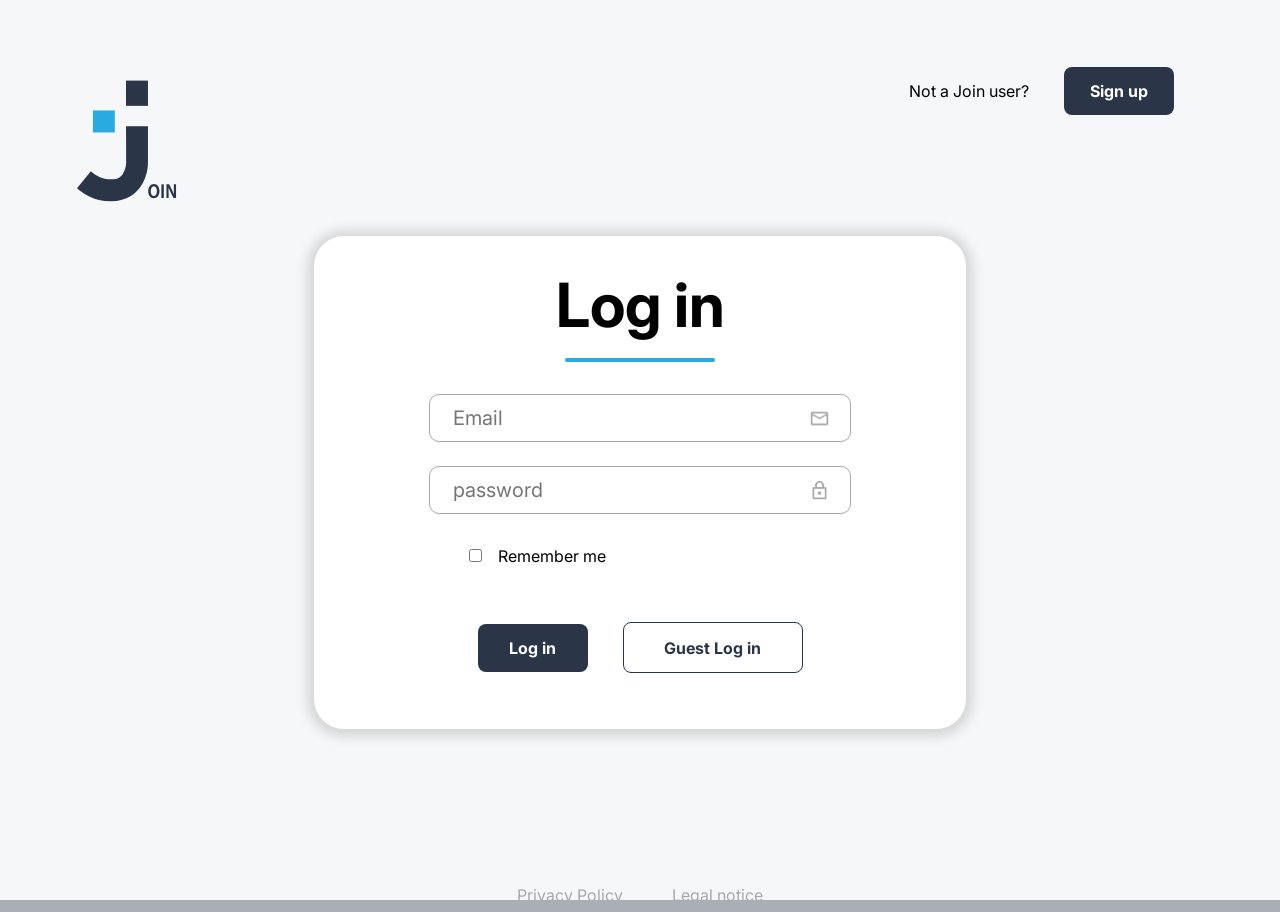
<file: index.html>
<!DOCTYPE html>
<html lang="en">

<head>
    <meta charset="UTF-8" />
    <meta name="viewport" content="width=device-width, initial-scale=1.0 , maximum-scale=1" />
    <link rel="icon" type="image/x-icon" href="./assets/icons/join-logo-light.png">
    <title>Join - Login</title>

    <link rel="stylesheet" href="./style.css" />
    <link rel="stylesheet" href="./styles/login.css">
    <link rel="stylesheet" href="./styles/responsive/login-responisve.css">

    <script defer src="./script.js"></script>
    <script src="./assets/templates/template.js"></script>
    <script src="./scripts/login.js"></script>
    <script src="./scripts/fetch.js"></script>


</head>

<body onload="loginInit()">

    <div class="overlay">
        <img id="svg-image-small-content" src="./assets/icons/logo-light.svg" alt="SVG Image" class="svg-img">
        <img id="svg-image-large-content" src="./assets/icons/logo-dark.svg" alt="SVG Image" class="svg-img">
    </div>

    <form class="d-flex center gap-login-logo-content">
        <div class="logo-login-container">
            <img id="loginSvg" class="logo-login logo-large-content" src="./assets/icons/logo-dark.svg" alt="">
            <div class="empty-container"></div>
            <div class="signup-container-top d-flex center" id="content-large">
                <p>Not a Join user?</p>
                <a href="./sign-up.html">
                    <button type="button" id="signupButton-desktop" class="signup-button login-button-top">
                        Sign up
                    </button>
                </a>
            </div>
        </div>

        <div class="login-area column center">
            <div class="login-logo-container d-flex column center">
                <h1>Log in</h1>
                <span class="login-underline"></span>
            </div>
            <div class="input-data-container d-flex column">
                <div id="myInput" class="input-data d-flex column">
                    <div id="email-input-container" class="login-input-area d-flex center">
                        <input id="email" placeholder="Email" class="border-none font-size-20" type="email" required>
                        <img src="./assets/icons/mail.png" alt="letter">
                        <div id="email-error" class="error-message-email"></div>
                    </div>
                    <div id="pwd-input-container" class="login-input-area d-flex center">
                        <input id="password" placeholder="password" class="border-none font-size-20" type="password"
                            required>
                        <img src="./assets/icons/lock.png" alt="keylock">
                        <div id="password-error" class="error-message-password"></div>
                    </div>
                </div>
                <div class="d-flex login-remember-me">
                    <div>
                        <input id="myCheckbox" type="checkbox">
                    </div>
                    <p>Remember me</p>
                </div>
            </div>
            <div class="login-buttons d-flex column center">
                <button onclick="login();  event.preventDefault();" id="loginButton"
                    class="login-button login-button-top" type="submit">Log
                    in</button>
                <button type="button" onclick="goSummery()" id="guestLoginButton"
                    class="login-button login-button-bottom">Guest
                    Log in</a></button>
            </div>
        </div>
        <div class="p-relative d-flex column center">
            <div id="content-small" class="d-flex center font-size-20 content-small">
                <p>Not a Join user?</p>
                <a href="./sign-up.html">
                    <button type="button" id="signupButton" class="signup-button login-button-top">
                        Sign up
                    </button>
                </a>
            </div>
            <div class="footer-container d-flex">
                <a id="privacyPolicyLink" class="center" href="./privacy-policy.html">Privacy Policy</a>
                <a id="legalNoticeLink" class="center" href="./legal-notice.html">Legal notice</a>
            </div>
        </div>
    </form>
    <section id="join-sidebar"></section>

</body>

</html>
</file>
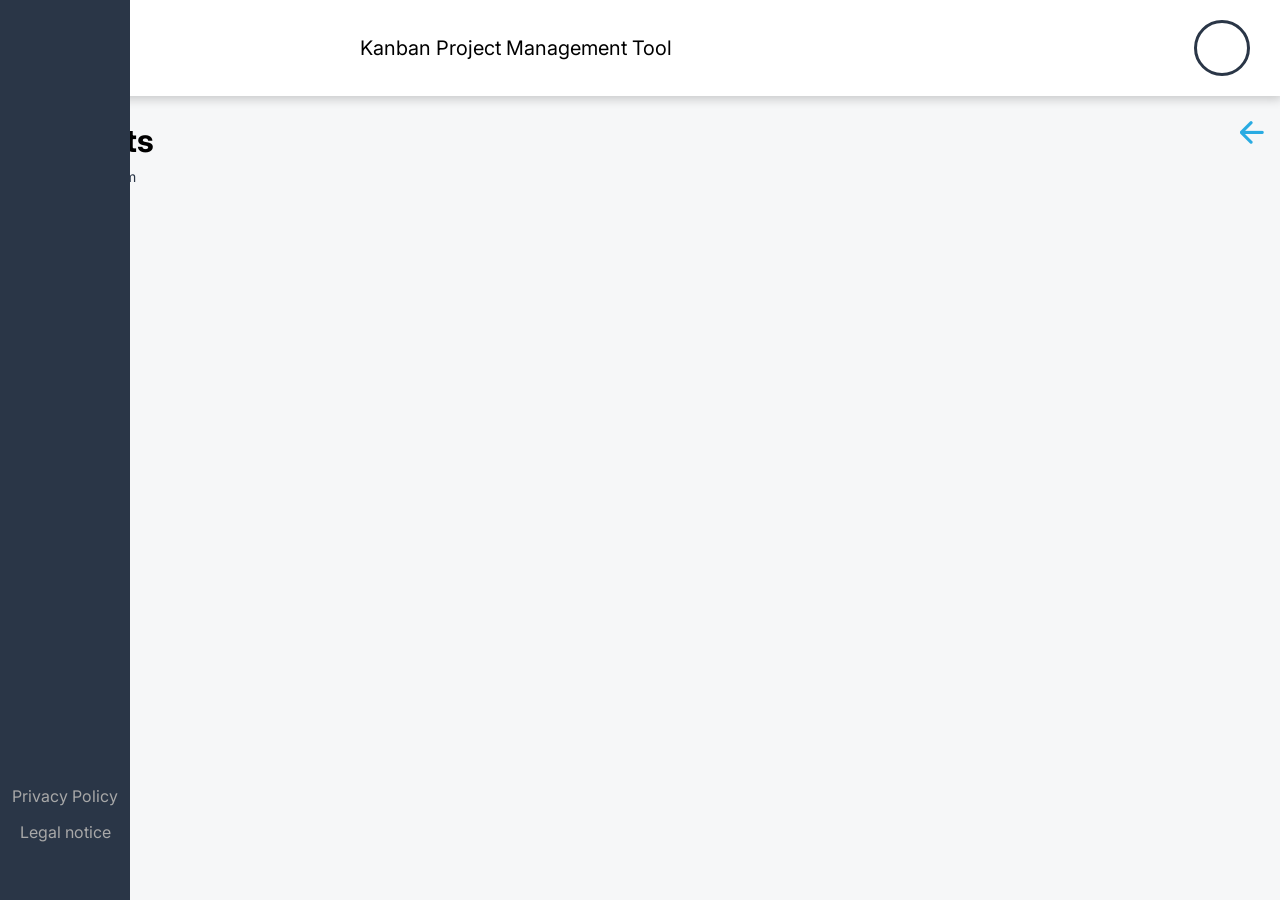
<file: contact-details.html>
<!DOCTYPE html>
<html lang="en">

<head>
    <meta charset="UTF-8" />
    <meta name="viewport" content="width=device-width, initial-scale=1.0 , maximum-scale=1" />

    <link rel="icon" type="image/x-icon" href="./assets/icons/join-logo-light.png">

    <title>Join - Contact Details</title>

    <script src="./script.js" defer></script>
    <script src="./scripts/fetch.js"></script>
    <script src="./scripts/data.js"></script>
    <script src="./scripts/validation.js"></script>
    <script src="./scripts/contact.js"></script>
    <script src="./assets/templates/template.js"></script>

    <link rel="stylesheet" href="./style.css" />
    <link rel="stylesheet" href="./styles/contact.css" />
    <link rel="stylesheet" href="./styles/header-sidebar.css">

    <link rel="stylesheet" href="./styles/responsive/responsive.css">
    <link rel="stylesheet" href="./styles/responsive/contact-responsive.css">
</head>


<body class="column" onload="showContact(); markedPage('contact-link', 'activePage')"
    onclick="classChangeAction('user-menu', 'd-none', 'add'); classChangeAction('menu', 'menu-active', 'remove'); classChangeAction('edit-contact', 'menu-active', 'remove'), stopEventBubbling(event);">

    <section id="join-header" class="join-header"></section>

    <main class="contact-details-main-content">

        <div class="details-headline">
            <div class="headline-text column">
                <h1>Contacts</h1>
                <span class="subtitle-details">Better with a team</span>
                <div class="add-contact-underline"></div>
            </div>
            <a onclick="history.back()" href="contact.html"><img src="./assets/icons/left-arrow.png"
                    alt="Back Link" /></a>
        </div>

        <div id="current-contact" class="current-contact d-flex"></div>

        <button id="edit-button" class="add-contact-mobile-btn center"
            onclick="classChangeAction('edit-contact', 'menu-active', 'toggle'); stopEventBubbling(event)">
            <img src="./assets/icons/more_vert.png " alt="edit-contact " />
        </button>
    </main>

    <div id="edit-contact" class="edit-container column center ">
        <div class="edit-contact d-flex " onclick="toggleOverlayDisplay()">
            <img src="./assets/icons/edit.png " alt="Edit Button" /> Edit
        </div>

        <div class="edit-contact d-flex " onclick="deleteContact()">
            <img src="./assets/icons/delete.png " alt="Delete Button" /> Delete
        </div>
    </div>

    <section id="join-sidebar"></section>


    <Section id="edit-overlay-bg" class="edit-overlay-bg hide-overlay">
        <form class="edit-overlay-form" onsubmit="editContact(); return false">

            <img class="close-edit" src="./assets/icons/close.png" alt="" onclick="toggleOverlayDisplay()">

            <div class="overlay-header">
                <h2 class="edit-headline">Edit contact
                    <span class="blue-underline"></span>
                </h2>
                <div id="edit-initals-container" class="edit-initals-container"></div>
            </div>

            <div class="edit-form-inputs">
                <div class="edit-input">
                    <input type="text" id="edit-name">
                    <img src="./assets/icons/person.png" />
                    <span class="form-error" id="name_error_edit"></span>
                </div>

                <div class="edit-input">
                    <input type="text" id="edit-email">
                    <img src="./assets/icons/mail.png" />
                    <span class="form-error" id="email_error_edit"></span>
                </div>

                <div class="edit-input">
                    <input type="text" id="edit-phone">
                    <img src="./assets/icons/phone.png" />
                    <span class="form-error" id="phone_error_edit"></span>
                </div>
            </div>

            <div id="edit-action-btns" class="edit-action-btns">
                <button class="edit-delete-btn center" onclick="deleteContact(); return false">Delete</button>
                <button class="edit-save-btn center">Save <img src="./assets/icons/check.png" alt=""></button>
            </div>

            <div id="delete-user-popup" class="delete-user-popup-bg d-none"
                onclick="deletePopUp(); stopEventBubbling(event)">
                <div class="delete-user-popup" onclick="stopEventBubbling(event)">
                    <h3>Delete User?</h3>
                    <p>Are you sure you want to permanently delete this user?</p>

                    <div class="delete-popup-btns-container">
                        <button class="delete-popup-cancel-btn" onclick="deletePopUp();return false">Cancel</button>
                        <button class="delete-popup-yes-btn" onclick="deleteOwnUser()">Yes, Delete User</button>
                    </div>
                </div>

            </div>

        </form>
    </Section>

</body>

</html>
</file>
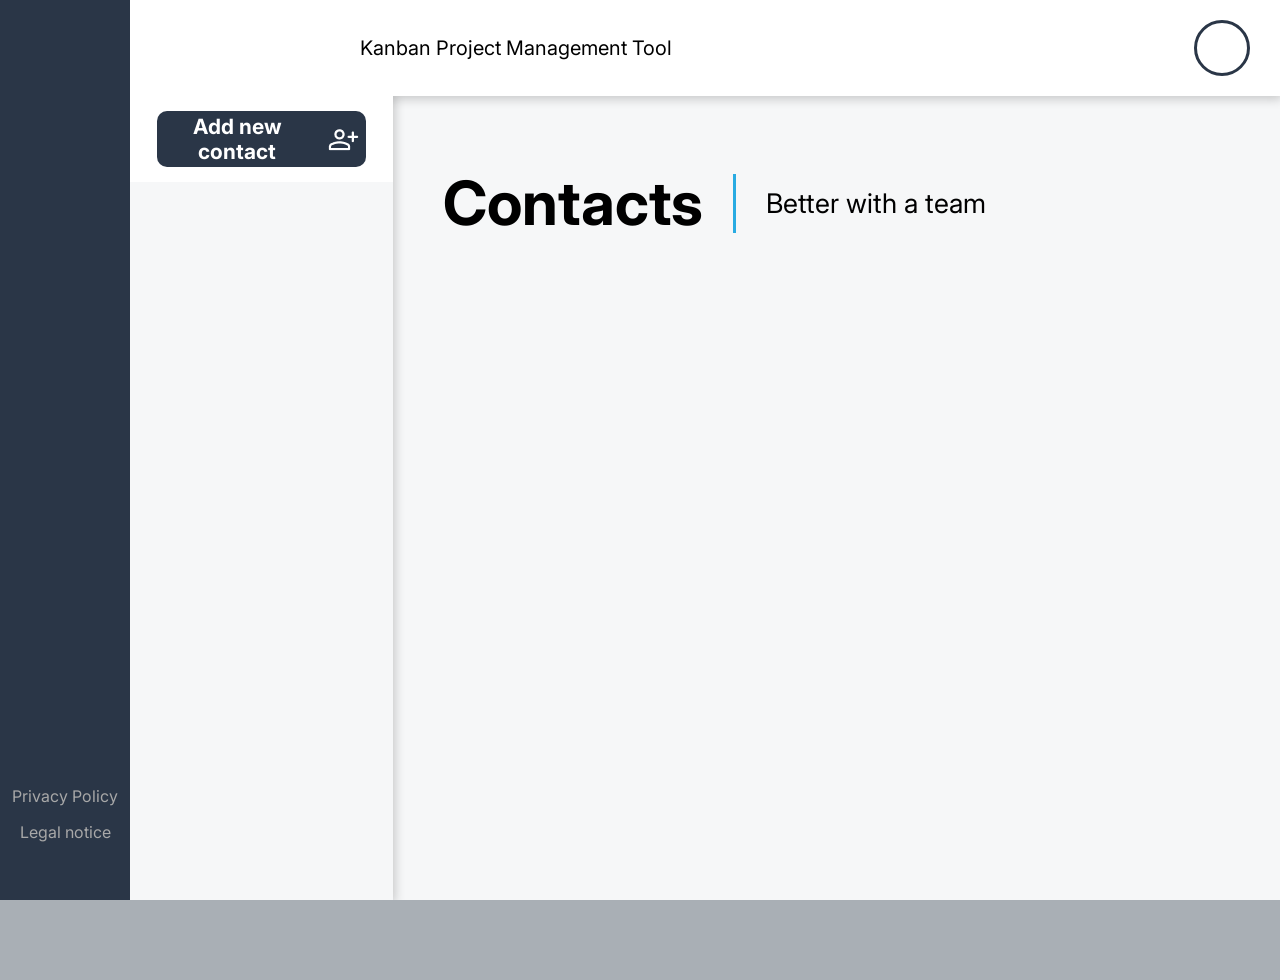
<file: contact.html>
<!DOCTYPE html>
<html lang="en">

<head>
    <meta charset="UTF-8" />
    <meta name="viewport" content="width=device-width, initial-scale=1.0, maximum-scale=1" />

    <link rel="icon" type="image/x-icon" href="./assets/icons/join-logo-light.png" />

    <title>Join - Contact</title>

    <script defer src="./script.js"></script>

    <script src="./scripts/fetch.js"></script>
    <script src="./assets/templates/template.js"></script>
    <script src="./scripts/board.js"></script>
    <script src="./scripts/data.js"></script>
    <script src="./scripts/validation.js"></script>
    <script src="./scripts/contact.js"></script>


    <link rel="stylesheet" href="./style.css" />
    <link rel="stylesheet" href="./styles/header-sidebar.css" />

    <link rel="stylesheet" href="./styles/contact.css" />

    <link rel="stylesheet" href="./styles/responsive/responsive.css" />
    <link rel="stylesheet" href="./styles/responsive/contact-responsive.css" />
</head>

<body class="column"
    onclick="classChangeAction('menu', 'menu-active', 'remove'); classChangeAction('user-menu', 'd-none', 'add');stopEventBubbling(event)"
    onload="initContacts(); markedPage('contact-link', 'activePage')">
    <section id="join-header" class="join-header"></section>

    <main class="contact-content">
        <div class="contacts-mobile-container">
            <div class="add-new-contact-desktop-sticky">
                <button class="add-new-contact-desktop-btn"
                    onclick="classChangeAction('dialog-add-contact', 'hide-overlay', 'remove')">
                    Add new contact
                    <img src="./assets/icons/person_add.png" alt="" />
                </button>
            </div>

            <div id="contacts-container" class="column contacts-container"></div>
            <button
                onclick="classChangeAction('dialog-add-contact', 'hide-overlay', 'remove'); classChangeAction('add-contact', 'bg-color-blue', 'add'); stopEventBubbling(event)"
                id="add-contact" class="add-contact-mobile-btn center"><img src="./assets/icons/add-contact-icon.png"
                    alt="add Contact" /></button>
        </div>

        <div id="contacts-details-desktop-container" class="contacts-details-desktop-container">
            <div class="headline d-flex">
                <div class="contact-details-headline">
                    Contacts
                    <span class="contact-details-breakline"></span>
                    <p class="headline-span">Better with a team</p>
                </div>
            </div>
            <div class="current-contact d-flex" id="current-contact"></div>
        </div>
    </main>

    <section id="join-sidebar"></section>

   

    <section id="dialog-add-contact" class="edit-overlay-bg hide-overlay"
        onclick="classChangeAction('dialog-add-contact', 'hide-overlay', 'add'); classChangeAction('add-contact', 'bg-color-blue', 'remove'); stopEventBubbling(event)">
        <form class="edit-overlay-form" onsubmit="addContact(); return false;" onclick="stopEventBubbling(event)">
            <svg class="close-edit" width="32" height="32" viewBox="0 0 32 32" fill="none"
                xmlns="http://www.w3.org/2000/svg"
                onclick="classChangeAction('dialog-add-contact', 'hide-overlay', 'add');classChangeAction('add-contact', 'bg-color-blue', 'remove')">
                <path
                    d="M15.9998 17.4L11.0998 22.3C10.9165 22.4834 10.6831 22.575 10.3998 22.575C10.1165 22.575 9.88314 22.4834 9.6998 22.3C9.51647 22.1167 9.4248 21.8834 9.4248 21.6C9.4248 21.3167 9.51647 21.0834 9.6998 20.9L14.5998 16L9.6998 11.1C9.51647 10.9167 9.4248 10.6834 9.4248 10.4C9.4248 10.1167 9.51647 9.88338 9.6998 9.70005C9.88314 9.51672 10.1165 9.42505 10.3998 9.42505C10.6831 9.42505 10.9165 9.51672 11.0998 9.70005L15.9998 14.6L20.8998 9.70005C21.0831 9.51672 21.3165 9.42505 21.5998 9.42505C21.8831 9.42505 22.1165 9.51672 22.2998 9.70005C22.4831 9.88338 22.5748 10.1167 22.5748 10.4C22.5748 10.6834 22.4831 10.9167 22.2998 11.1L17.3998 16L22.2998 20.9C22.4831 21.0834 22.5748 21.3167 22.5748 21.6C22.5748 21.8834 22.4831 22.1167 22.2998 22.3C22.1165 22.4834 21.8831 22.575 21.5998 22.575C21.3165 22.575 21.0831 22.4834 20.8998 22.3L15.9998 17.4Z"
                    fill="white" />
            </svg>

            <div class="overlay-header">
                <div class="overlay-header-content">
                    <h2 class="edit-headline">Add contcact</h2>
                    <span class="subtitle">Task are better with a team!</span>
                    <span class="blue-underline"></span>
                </div>
                <img class="edit-initals-container" src="./assets/icons/default-user-icon.png" />
            </div>

            <div class="edit-form-inputs">
                <div class="edit-input">
                    <input id="add-name-input" type="text" placeholder="Name" />
                    <img src="./assets/icons/person.png" />
                    <span class="form-error" id="name_error_add"></span>
                </div>
                <div class="edit-input">
                    <input id="add-mail-input" type="text" placeholder="Email" />
                    <img src="./assets/icons/mail.png" />
                    <span class="form-error" id="email_error_add"></span>
                </div>
                <div class="edit-input">
                    <input id="add-phone-input" type="number" placeholder="Phone" />
                    <img src="./assets/icons/phone.png" />
                    <span class="form-error" id="phone_error_add"></span>
                </div>
            </div>

            <button class="add-cancel-btn"
                onclick="classChangeAction('dialog-add-contact', 'hide-overlay', 'add')">Cancel</button>
            <button id="submit-add-contact-btn" class="submit-btn" type="submit">Create contact <img
                    src="./assets/icons/check.png" /></button>
        </form>
    </section>

    <section id="dialog-add-succes" class="dialog">Contact successfully created</section>

    <section id="edit-overlay-bg" class="edit-overlay-bg hide-overlay">
        <form class="edit-overlay-form" onsubmit="editContact(); return false">
            <svg class="close-edit" width="32" height="32" viewBox="0 0 32 32" fill="none"
                xmlns="http://www.w3.org/2000/svg" onclick="toggleOverlayDisplay()">
                <path
                    d="M15.9998 17.4L11.0998 22.3C10.9165 22.4834 10.6831 22.575 10.3998 22.575C10.1165 22.575 9.88314 22.4834 9.6998 22.3C9.51647 22.1167 9.4248 21.8834 9.4248 21.6C9.4248 21.3167 9.51647 21.0834 9.6998 20.9L14.5998 16L9.6998 11.1C9.51647 10.9167 9.4248 10.6834 9.4248 10.4C9.4248 10.1167 9.51647 9.88338 9.6998 9.70005C9.88314 9.51672 10.1165 9.42505 10.3998 9.42505C10.6831 9.42505 10.9165 9.51672 11.0998 9.70005L15.9998 14.6L20.8998 9.70005C21.0831 9.51672 21.3165 9.42505 21.5998 9.42505C21.8831 9.42505 22.1165 9.51672 22.2998 9.70005C22.4831 9.88338 22.5748 10.1167 22.5748 10.4C22.5748 10.6834 22.4831 10.9167 22.2998 11.1L17.3998 16L22.2998 20.9C22.4831 21.0834 22.5748 21.3167 22.5748 21.6C22.5748 21.8834 22.4831 22.1167 22.2998 22.3C22.1165 22.4834 21.8831 22.575 21.5998 22.575C21.3165 22.575 21.0831 22.4834 20.8998 22.3L15.9998 17.4Z"
                    fill="white" />
            </svg>

            <div class="overlay-header">
                <h2 class="edit-headline">
                    Edit contact
                    <span class="blue-underline"></span>
                </h2>
                <div id="edit-initals-container" class="edit-initals-container"></div>
            </div>

            <div class="edit-form-inputs">
                <div class="edit-input">
                    <input type="text" id="edit-name" />
                    <img src="./assets/icons/person.png" />
                    <span class="form-error" id="name_error_edit"></span>
                </div>

                <div class="edit-input">
                    <input type="text" id="edit-email" />
                    <img src="./assets/icons/mail.png" />
                    <span class="form-error" id="email_error_edit"></span>
                </div>

                <div class="edit-input">
                    <input type="number" id="edit-phone" />
                    <img src="./assets/icons/phone.png" />
                    <span class="form-error" id="phone_error_edit"></span>
                </div>
            </div>

            <div id="edit-action-btns" class="edit-action-btns">
                <button class="edit-delete-btn center" onclick="deleteContact(); return false">Delete</button>
                <button class="edit-save-btn center">Save <img src="./assets/icons/check.png" alt="" /></button>
            </div>

            <div id="delete-user-popup" class="delete-user-popup-bg d-none"
                onclick="deletePopUp(); stopEventBubbling(event)">
                <div class="delete-user-popup" onclick="stopEventBubbling(event)">
                    <h3>Delete User?</h3>
                    <p>Are you sure you want to permanently delete this user?</p>

                    <div class="delete-popup-btns-container">
                        <button class="delete-popup-cancel-btn" onclick="deletePopUp(); return false">Cancel</button>
                        <button class="delete-popup-yes-btn" onclick="deleteOwnUser()">Yes, Delete User</button>
                    </div>
                </div>
            </div>

        </form>
    </section>
</body>

</html>
</file>
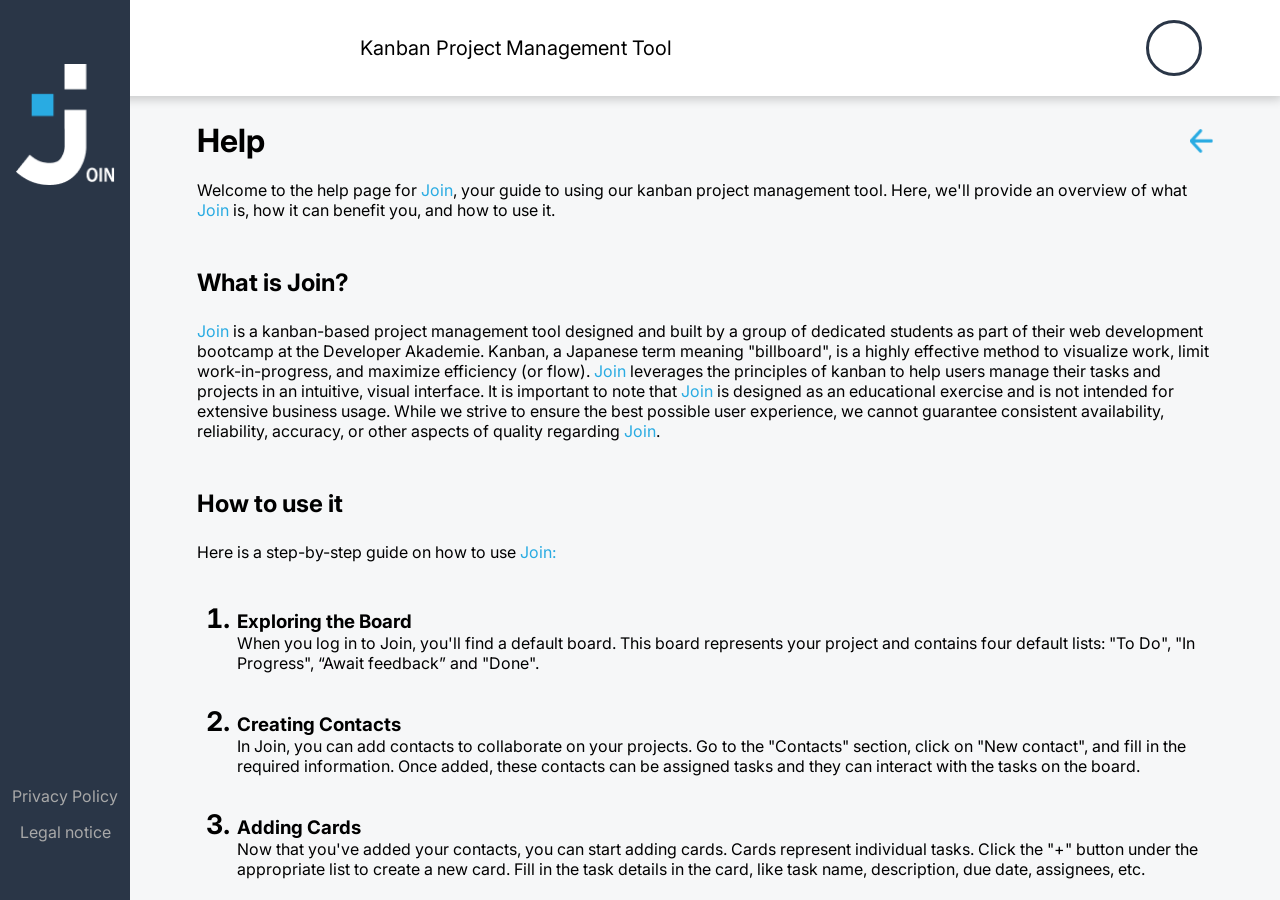
<file: help.html>
<!DOCTYPE html>
<html lang="en">

<head>
    <meta charset="UTF-8" />
    <meta name="viewport" content="width=device-width, initial-scale=1.0 , maximum-scale=1" />
    <link rel="icon" type="image/x-icon" href="./assets/icons/join-logo-light.png">
    <title>Join - Help</title>

    <script src="./script.js" defer></script>
    <script src="assets/templates/template.js"></script>

    <link rel="stylesheet" href="./style.css" />
    <link rel="stylesheet" href="./styles/header-sidebar.css">
    <link rel="stylesheet" href="./styles/legal.css">

    <link rel="stylesheet" href="./styles/responsive/responsive.css">

</head>

<body class="column" onload="hideHelpIcon()"
    onclick="classChangeAction('user-menu', 'd-none', 'add'); classChangeAction('menu', 'menu-active', 'remove'); stopEventBubbling(event);">

    <section id="join-header" class="join-header"></section>

    <main class="column content scroll-area">

        <div class="headline-back">
            <h1>Help</h1>
            <img class="legal-back-icon" onclick="history.back()" src="./assets/icons/left-arrow.png" alt="Back Link" />
        </div>

        <div class="help-content ">

            <p>
                Welcome to the help page for <span class="text-blue">Join</span>, your guide to using our kanban project
                management tool. Here, we'll provide an overview of what <span class="text-blue">Join</span> is, how it
                can benefit you, and how to
                use it.
            </p>
            <h2>What is Join?</h2>

            <p>
                <span class="text-blue">Join</span> is a kanban-based project management tool designed and built by a
                group of dedicated students as part of their web development bootcamp at the Developer Akademie. Kanban,
                a Japanese term meaning "billboard",
                is a highly effective method to visualize work, limit work-in-progress, and maximize efficiency (or
                flow). <span class="text-blue">Join</span> leverages the principles of kanban to help users manage their
                tasks and projects in an intuitive,
                visual interface. It is important to note that
                <span class="text-blue">Join</span> is designed as an educational exercise and is not intended for
                extensive business usage. While we strive to ensure the best possible user experience, we cannot
                guarantee consistent availability, reliability,
                accuracy, or other aspects of quality regarding
                <span class="text-blue">Join</span>.
            </p>

            <h2>How to use it</h2>
            <div>Here is a step-by-step guide on how to use <span class="text-blue">Join:</span></div>

            <ol class="how-to-use">
                <li class="solo-column">
                    <h3>Exploring the Board</h3>
                    When you log in to Join, you'll find a default board. This board represents your project and
                    contains four default lists: "To Do", "In Progress", “Await feedback” and "Done".
                </li>
                <li class="solo-column">
                    <h3>Creating Contacts</h3>
                    In Join, you can add contacts to collaborate on your projects. Go to the "Contacts" section, click
                    on "New contact", and fill in the required information. Once added, these contacts can be assigned
                    tasks and they can interact with the tasks on the board.
                </li>
                <li class="solo-column">
                    <h3>Adding Cards</h3>
                    Now that you've added your contacts, you can start adding cards. Cards represent individual tasks.
                    Click the "+" button under the appropriate list to create a new card. Fill in the task details in
                    the card, like task name, description, due date, assignees,
                    etc.
                </li>
                <li class="solo-column">
                    <h3>Moving Cards</h3>
                    As the task moves from one stage to another, you can reflect that on the board by dragging and
                    dropping the card from one list to another.
                </li>
                <li class="solo-column">
                    <h3>Deleting Cards</h3>
                    Once a task is completed, you can either move it to the "Done" list or delete it. Deleting a card
                    will permanently remove it from the board. Please exercise caution when deleting cards, as this
                    action is irreversible. Remember that using Join effectively
                    requires consistent updates from you and your team to ensure the board reflects the current state of
                    your project. Have more questions about Join? Feel free to contact us at [Your Contact Email]. We're
                    here to help you!
                </li>
            </ol>
        </div>

    </main>

    <section id="join-sidebar"></section>

</body>

</html>
</file>
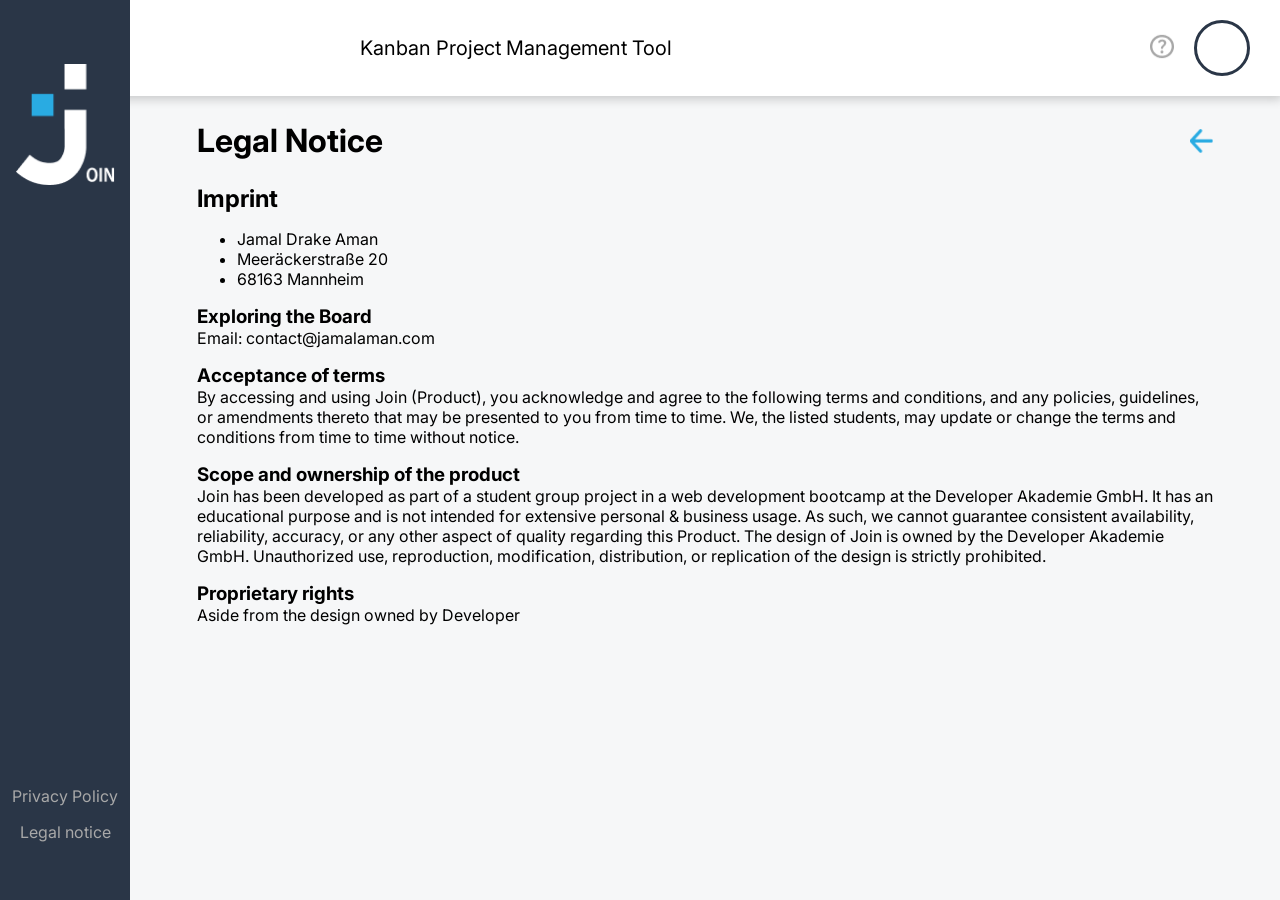
<file: legal-notice.html>
<!DOCTYPE html>
<html lang="en">
    <head>
        <meta charset="UTF-8" />
        <meta name="viewport" content="width=device-width, initial-scale=1.0 , maximum-scale=1" />
        <link rel="icon" type="image/x-icon" href="./assets/icons/join-logo-light.png" />
        <title>Join - Legal Notice</title>

        <script src="./script.js" defer></script>
        <script src="assets/templates/template.js"></script>

        <link rel="stylesheet" href="./style.css" />
        <link rel="stylesheet" href="./styles/header-sidebar.css" />
        <link rel="stylesheet" href="./styles/legal.css" />

        <link rel="stylesheet" href="./styles/responsive/responsive.css" />
    </head>

    <body onclick="classChangeAction('user-menu', 'd-none', 'add'); classChangeAction('menu', 'menu-active', 'remove'); stopEventBubbling(event);" class="column">
        <section id="join-header" class="join-header"></section>

        <main class="column content scroll-area">
            <div class="headline-back">
                <h1>Legal Notice</h1>
                <img class="legal-back-icon" onclick="history.back()" src="./assets/icons/left-arrow.png" alt="Back Link" />
            </div>
            <div class="legal-notice">
                <h2>Imprint</h2>
                <ul>
                    <li>Jamal Drake Aman</li>
                    <li>Meeräckerstraße 20</li>
                    <li>68163 Mannheim</li>
                </ul>
                <h3>Exploring the Board</h3>
                <p>Email: contact@jamalaman.com</p>
                <h3>Acceptance of terms</h3>
                <p>By accessing and using Join (Product), you acknowledge and agree to the following terms and conditions, and any policies, guidelines, or amendments thereto that may be presented to you from time to time. We, the listed students, may update or change the terms and conditions from time to time without notice.</p>
                <h3>Scope and ownership of the product</h3>
                <p>Join has been developed as part of a student group project in a web development bootcamp at the Developer Akademie GmbH. It has an educational purpose and is not intended for extensive personal & business usage. As such, we cannot guarantee consistent availability, reliability, accuracy, or any other aspect of quality regarding this Product. The design of Join is owned by the Developer Akademie GmbH. Unauthorized use, reproduction, modification, distribution, or replication of the design is strictly prohibited.</p>
                <h3>Proprietary rights</h3>
                <p>Aside from the design owned by Developer</p>
            </div>
        </main>

        <section id="join-sidebar"></section>
    </body>
</html>
</file>
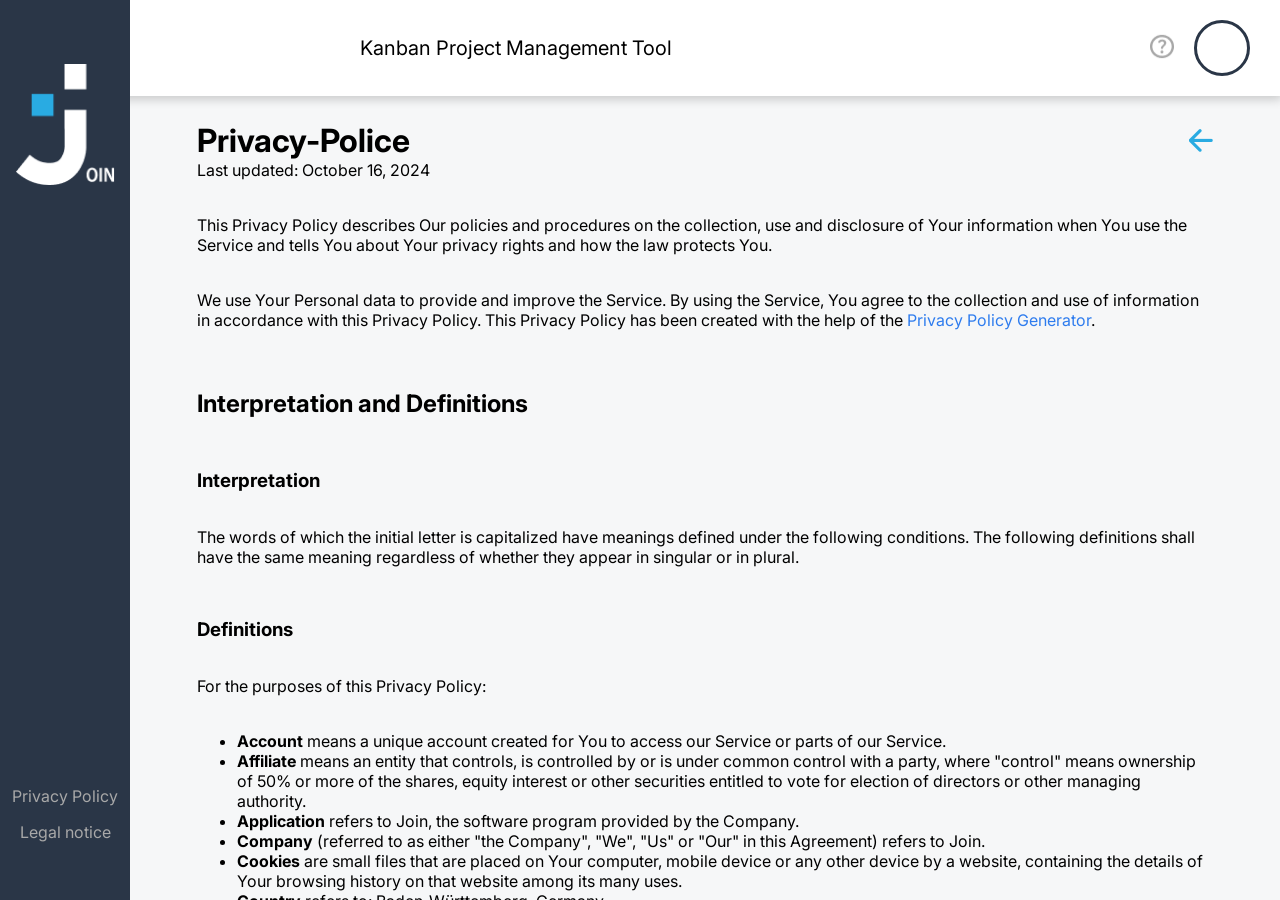
<file: privacy-policy.html>
<!DOCTYPE html>
<html lang="en">
    <head>
        <meta charset="UTF-8" />
        <meta name="viewport" content="width=device-width, initial-scale=1.0 , maximum-scale=1" />
        <link rel="icon" type="image/x-icon" href="./assets/icons/join-logo-light.png" />
        <title>Join - Privacy-Police</title>

        <script src="./script.js" defer></script>
        <script src="assets/templates/template.js"></script>

        <link rel="stylesheet" href="./style.css" />
        <link rel="stylesheet" href="./styles/header-sidebar.css" />
        <link rel="stylesheet" href="./styles/legal.css" />

        <link rel="stylesheet" href="./styles/responsive/responsive.css" />
    </head>

    <body class="column" onclick="classChangeAction('user-menu', 'd-none', 'add'); classChangeAction('menu', 'menu-active', 'remove'); stopEventBubbling(event);">
        <section id="join-header" class="join-header"></section>

        <main class="column content scroll-area">
            <div class="headline-back">
                <h1>Privacy-Police</h1>
                <img onclick="history.back()" src="./assets/icons/left-arrow.png" alt="Back Link" />
            </div>

            <div class="privacy-police-content">
                <p>Last updated: October 16, 2024</p>
                <p>This Privacy Policy describes Our policies and procedures on the collection, use and disclosure of Your information when You use the Service and tells You about Your privacy rights and how the law protects You.</p>
                <p>We use Your Personal data to provide and improve the Service. By using the Service, You agree to the collection and use of information in accordance with this Privacy Policy. This Privacy Policy has been created with the help of the <a href="https://www.termsfeed.com/privacy-policy-generator/" target="_blank">Privacy Policy Generator</a>.</p>
                <h2>Interpretation and Definitions</h2>
                <h3>Interpretation</h3>
                <p>The words of which the initial letter is capitalized have meanings defined under the following conditions. The following definitions shall have the same meaning regardless of whether they appear in singular or in plural.</p>
                <h3>Definitions</h3>
                <p>For the purposes of this Privacy Policy:</p>
                <ul>
                    <li>
                        <p><strong>Account</strong> means a unique account created for You to access our Service or parts of our Service.</p>
                    </li>
                    <li>
                        <p><strong>Affiliate</strong> means an entity that controls, is controlled by or is under common control with a party, where &quot;control&quot; means ownership of 50% or more of the shares, equity interest or other securities entitled to vote for election of directors or other managing authority.</p>
                    </li>
                    <li>
                        <p><strong>Application</strong> refers to Join, the software program provided by the Company.</p>
                    </li>
                    <li>
                        <p><strong>Company</strong> (referred to as either &quot;the Company&quot;, &quot;We&quot;, &quot;Us&quot; or &quot;Our&quot; in this Agreement) refers to Join.</p>
                    </li>
                    <li>
                        <p><strong>Cookies</strong> are small files that are placed on Your computer, mobile device or any other device by a website, containing the details of Your browsing history on that website among its many uses.</p>
                    </li>
                    <li>
                        <p><strong>Country</strong> refers to: Baden-Württemberg, Germany</p>
                    </li>
                    <li>
                        <p><strong>Device</strong> means any device that can access the Service such as a computer, a cellphone or a digital tablet.</p>
                    </li>
                    <li>
                        <p><strong>Personal Data</strong> is any information that relates to an identified or identifiable individual.</p>
                    </li>
                    <li>
                        <p><strong>Service</strong> refers to the Application or the Website or both.</p>
                    </li>
                    <li>
                        <p><strong>Service Provider</strong> means any natural or legal person who processes the data on behalf of the Company. It refers to third-party companies or individuals employed by the Company to facilitate the Service, to provide the Service on behalf of the Company, to perform services related to the Service or to assist the Company in analyzing how the Service is used.</p>
                    </li>
                    <li>
                        <p><strong>Usage Data</strong> refers to data collected automatically, either generated by the use of the Service or from the Service infrastructure itself (for example, the duration of a page visit).</p>
                    </li>
                    <li>
                        <p><strong>Website</strong> refers to Join, accessible from <a href="https://join-358.developerakademie.net/join/" rel="external nofollow noopener" target="_blank">https://join-358.developerakademie.net/join/</a></p>
                    </li>
                    <li>
                        <p><strong>You</strong> means the individual accessing or using the Service, or the company, or other legal entity on behalf of which such individual is accessing or using the Service, as applicable.</p>
                    </li>
                </ul>
                <h2>Collecting and Using Your Personal Data</h2>
                <h3>Types of Data Collected</h3>
                <h4>Personal Data</h4>
                <p>While using Our Service, We may ask You to provide Us with certain personally identifiable information that can be used to contact or identify You. Personally identifiable information may include, but is not limited to:</p>
                <ul>
                    <li>
                        <p>Email address</p>
                    </li>
                    <li>
                        <p>First name and last name</p>
                    </li>
                    <li>
                        <p>Phone number</p>
                    </li>
                    <li>
                        <p>Usage Data</p>
                    </li>
                </ul>
                <h4>Usage Data</h4>
                <p>Usage Data is collected automatically when using the Service.</p>
                <p>Usage Data may include information such as Your Device's Internet Protocol address (e.g. IP address), browser type, browser version, the pages of our Service that You visit, the time and date of Your visit, the time spent on those pages, unique device identifiers and other diagnostic data.</p>
                <p>When You access the Service by or through a mobile device, We may collect certain information automatically, including, but not limited to, the type of mobile device You use, Your mobile device unique ID, the IP address of Your mobile device, Your mobile operating system, the type of mobile Internet browser You use, unique device identifiers and other diagnostic data.</p>
                <p>We may also collect information that Your browser sends whenever You visit our Service or when You access the Service by or through a mobile device.</p>
                <h4>Tracking Technologies and Cookies</h4>
                <p>We use Cookies and similar tracking technologies to track the activity on Our Service and store certain information. Tracking technologies used are beacons, tags, and scripts to collect and track information and to improve and analyze Our Service. The technologies We use may include:</p>
                <ul>
                    <li><strong>Cookies or Browser Cookies.</strong> A cookie is a small file placed on Your Device. You can instruct Your browser to refuse all Cookies or to indicate when a Cookie is being sent. However, if You do not accept Cookies, You may not be able to use some parts of our Service. Unless you have adjusted Your browser setting so that it will refuse Cookies, our Service may use Cookies.</li>
                    <li><strong>Web Beacons.</strong> Certain sections of our Service and our emails may contain small electronic files known as web beacons (also referred to as clear gifs, pixel tags, and single-pixel gifs) that permit the Company, for example, to count users who have visited those pages or opened an email and for other related website statistics (for example, recording the popularity of a certain section and verifying system and server integrity).</li>
                </ul>
                <p>Cookies can be &quot;Persistent&quot; or &quot;Session&quot; Cookies. Persistent Cookies remain on Your personal computer or mobile device when You go offline, while Session Cookies are deleted as soon as You close Your web browser. You can learn more about cookies on <a href="https://www.termsfeed.com/blog/cookies/#What_Are_Cookies" target="_blank">TermsFeed website</a> article.</p>
                <p>We use both Session and Persistent Cookies for the purposes set out below:</p>
                <ul>
                    <li>
                        <p><strong>Necessary / Essential Cookies</strong></p>
                        <p>Type: Session Cookies</p>
                        <p>Administered by: Us</p>
                        <p>Purpose: These Cookies are essential to provide You with services available through the Website and to enable You to use some of its features. They help to authenticate users and prevent fraudulent use of user accounts. Without these Cookies, the services that You have asked for cannot be provided, and We only use these Cookies to provide You with those services.</p>
                    </li>
                    <li>
                        <p><strong>Cookies Policy / Notice Acceptance Cookies</strong></p>
                        <p>Type: Persistent Cookies</p>
                        <p>Administered by: Us</p>
                        <p>Purpose: These Cookies identify if users have accepted the use of cookies on the Website.</p>
                    </li>
                    <li>
                        <p><strong>Functionality Cookies</strong></p>
                        <p>Type: Persistent Cookies</p>
                        <p>Administered by: Us</p>
                        <p>Purpose: These Cookies allow us to remember choices You make when You use the Website, such as remembering your login details or language preference. The purpose of these Cookies is to provide You with a more personal experience and to avoid You having to re-enter your preferences every time You use the Website.</p>
                    </li>
                </ul>
                <p>For more information about the cookies we use and your choices regarding cookies, please visit our Cookies Policy or the Cookies section of our Privacy Policy.</p>
                <h3>Use of Your Personal Data</h3>
                <p>The Company may use Personal Data for the following purposes:</p>
                <ul>
                    <li>
                        <p><strong>To provide and maintain our Service</strong>, including to monitor the usage of our Service.</p>
                    </li>
                    <li>
                        <p><strong>To manage Your Account:</strong> to manage Your registration as a user of the Service. The Personal Data You provide can give You access to different functionalities of the Service that are available to You as a registered user.</p>
                    </li>
                    <li>
                        <p><strong>For the performance of a contract:</strong> the development, compliance and undertaking of the purchase contract for the products, items or services You have purchased or of any other contract with Us through the Service.</p>
                    </li>
                    <li>
                        <p><strong>To contact You:</strong> To contact You by email, telephone calls, SMS, or other equivalent forms of electronic communication, such as a mobile application's push notifications regarding updates or informative communications related to the functionalities, products or contracted services, including the security updates, when necessary or reasonable for their implementation.</p>
                    </li>
                    <li>
                        <p><strong>To provide You</strong> with news, special offers and general information about other goods, services and events which we offer that are similar to those that you have already purchased or enquired about unless You have opted not to receive such information.</p>
                    </li>
                    <li>
                        <p><strong>To manage Your requests:</strong> To attend and manage Your requests to Us.</p>
                    </li>
                    <li>
                        <p><strong>For business transfers:</strong> We may use Your information to evaluate or conduct a merger, divestiture, restructuring, reorganization, dissolution, or other sale or transfer of some or all of Our assets, whether as a going concern or as part of bankruptcy, liquidation, or similar proceeding, in which Personal Data held by Us about our Service users is among the assets transferred.</p>
                    </li>
                    <li>
                        <p><strong>For other purposes</strong>: We may use Your information for other purposes, such as data analysis, identifying usage trends, determining the effectiveness of our promotional campaigns and to evaluate and improve our Service, products, services, marketing and your experience.</p>
                    </li>
                </ul>
                <p>We may share Your personal information in the following situations:</p>
                <ul>
                    <li><strong>With Service Providers:</strong> We may share Your personal information with Service Providers to monitor and analyze the use of our Service, to contact You.</li>
                    <li><strong>For business transfers:</strong> We may share or transfer Your personal information in connection with, or during negotiations of, any merger, sale of Company assets, financing, or acquisition of all or a portion of Our business to another company.</li>
                    <li><strong>With Affiliates:</strong> We may share Your information with Our affiliates, in which case we will require those affiliates to honor this Privacy Policy. Affiliates include Our parent company and any other subsidiaries, joint venture partners or other companies that We control or that are under common control with Us.</li>
                    <li><strong>With business partners:</strong> We may share Your information with Our business partners to offer You certain products, services or promotions.</li>
                    <li><strong>With other users:</strong> when You share personal information or otherwise interact in the public areas with other users, such information may be viewed by all users and may be publicly distributed outside.</li>
                    <li><strong>With Your consent</strong>: We may disclose Your personal information for any other purpose with Your consent.</li>
                </ul>
                <h3>Retention of Your Personal Data</h3>
                <p>The Company will retain Your Personal Data only for as long as is necessary for the purposes set out in this Privacy Policy. We will retain and use Your Personal Data to the extent necessary to comply with our legal obligations (for example, if we are required to retain your data to comply with applicable laws), resolve disputes, and enforce our legal agreements and policies.</p>
                <p>The Company will also retain Usage Data for internal analysis purposes. Usage Data is generally retained for a shorter period of time, except when this data is used to strengthen the security or to improve the functionality of Our Service, or We are legally obligated to retain this data for longer time periods.</p>
                <h3>Transfer of Your Personal Data</h3>
                <p>Your information, including Personal Data, is processed at the Company's operating offices and in any other places where the parties involved in the processing are located. It means that this information may be transferred to — and maintained on — computers located outside of Your state, province, country or other governmental jurisdiction where the data protection laws may differ than those from Your jurisdiction.</p>
                <p>Your consent to this Privacy Policy followed by Your submission of such information represents Your agreement to that transfer.</p>
                <p>The Company will take all steps reasonably necessary to ensure that Your data is treated securely and in accordance with this Privacy Policy and no transfer of Your Personal Data will take place to an organization or a country unless there are adequate controls in place including the security of Your data and other personal information.</p>
                <h3>Delete Your Personal Data</h3>
                <p>You have the right to delete or request that We assist in deleting the Personal Data that We have collected about You.</p>
                <p>Our Service may give You the ability to delete certain information about You from within the Service.</p>
                <p>You may update, amend, or delete Your information at any time by signing in to Your Account, if you have one, and visiting the account settings section that allows you to manage Your personal information. You may also contact Us to request access to, correct, or delete any personal information that You have provided to Us.</p>
                <p>Please note, however, that We may need to retain certain information when we have a legal obligation or lawful basis to do so.</p>
                <h3>Disclosure of Your Personal Data</h3>
                <h4>Business Transactions</h4>
                <p>If the Company is involved in a merger, acquisition or asset sale, Your Personal Data may be transferred. We will provide notice before Your Personal Data is transferred and becomes subject to a different Privacy Policy.</p>
                <h4>Law enforcement</h4>
                <p>Under certain circumstances, the Company may be required to disclose Your Personal Data if required to do so by law or in response to valid requests by public authorities (e.g. a court or a government agency).</p>
                <h4>Other legal requirements</h4>
                <p>The Company may disclose Your Personal Data in the good faith belief that such action is necessary to:</p>
                <ul>
                    <li>Comply with a legal obligation</li>
                    <li>Protect and defend the rights or property of the Company</li>
                    <li>Prevent or investigate possible wrongdoing in connection with the Service</li>
                    <li>Protect the personal safety of Users of the Service or the public</li>
                    <li>Protect against legal liability</li>
                </ul>
                <h3>Security of Your Personal Data</h3>
                <p>The security of Your Personal Data is important to Us, but remember that no method of transmission over the Internet, or method of electronic storage is 100% secure. While We strive to use commercially acceptable means to protect Your Personal Data, We cannot guarantee its absolute security.</p>
                <h2>Children's Privacy</h2>
                <p>Our Service does not address anyone under the age of 13. We do not knowingly collect personally identifiable information from anyone under the age of 13. If You are a parent or guardian and You are aware that Your child has provided Us with Personal Data, please contact Us. If We become aware that We have collected Personal Data from anyone under the age of 13 without verification of parental consent, We take steps to remove that information from Our servers.</p>
                <p>If We need to rely on consent as a legal basis for processing Your information and Your country requires consent from a parent, We may require Your parent's consent before We collect and use that information.</p>
                <h2>Links to Other Websites</h2>
                <p>Our Service may contain links to other websites that are not operated by Us. If You click on a third party link, You will be directed to that third party's site. We strongly advise You to review the Privacy Policy of every site You visit.</p>
                <p>We have no control over and assume no responsibility for the content, privacy policies or practices of any third party sites or services.</p>
                <h2>Changes to this Privacy Policy</h2>
                <p>We may update Our Privacy Policy from time to time. We will notify You of any changes by posting the new Privacy Policy on this page.</p>
                <p>We will let You know via email and/or a prominent notice on Our Service, prior to the change becoming effective and update the &quot;Last updated&quot; date at the top of this Privacy Policy.</p>
                <p>You are advised to review this Privacy Policy periodically for any changes. Changes to this Privacy Policy are effective when they are posted on this page.</p>
                <h2>Contact Us</h2>
                <p>If you have any questions about this Privacy Policy, You can contact us:</p>
                <ul>
                    <li>
                        <p>By email: contact@jamalaman.com</p>
                    </li>
                   
                </ul>
            </div>
        </main>

        <section id="join-sidebar"></section>
    </body>
</html>
</file>
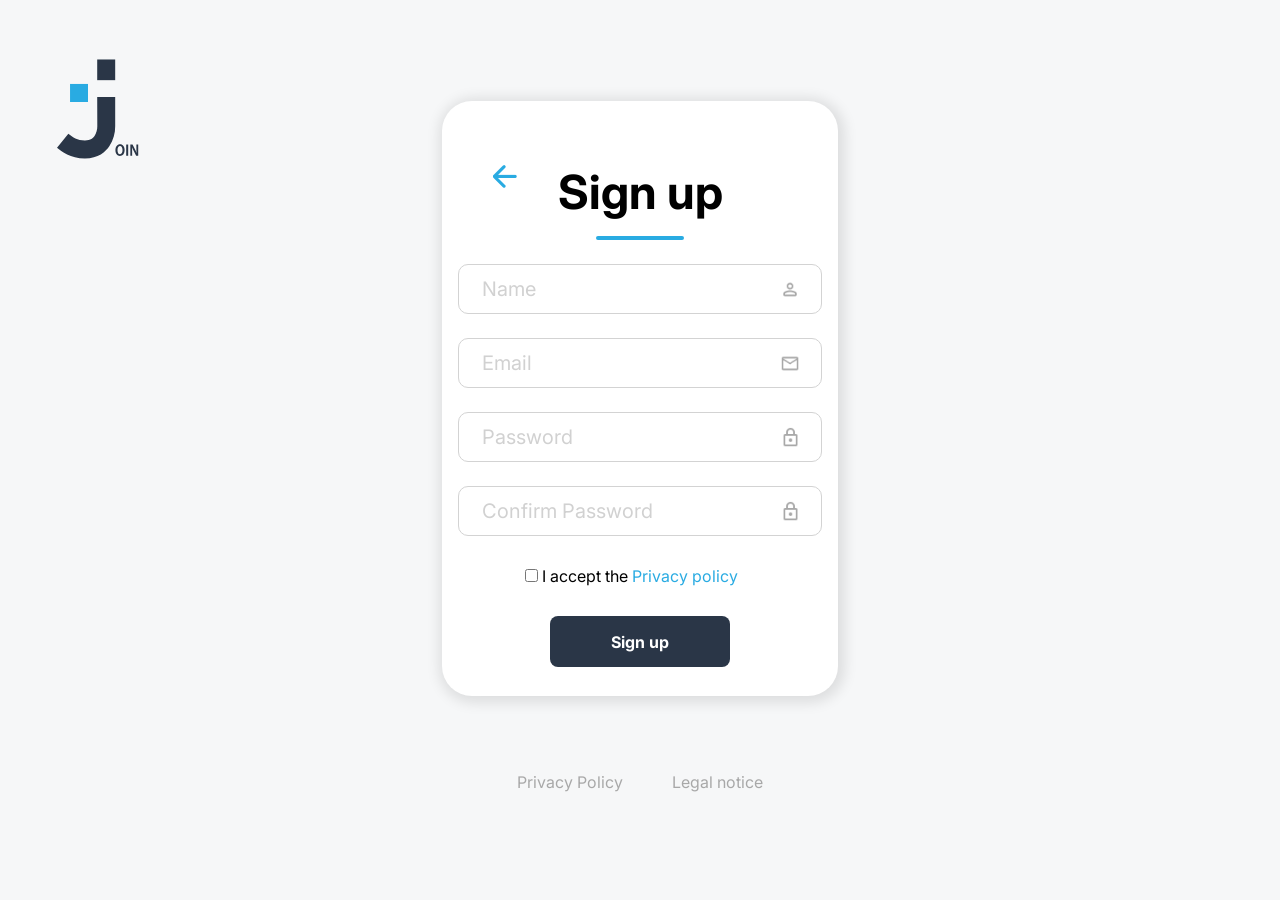
<file: sign-up.html>
<!DOCTYPE html>
<html lang="en">

<head>
    <meta charset="UTF-8" />
    <meta name="viewport" content="width=device-width, initial-scale=1.0 , maximum-scale=1" />
    <link rel="icon" type="image/x-icon" href="./assets/icons/join-logo-light.png" />
    <title>Join - Sign up</title>

    <script src="./assets/templates/template.js"></script>
    <script src="./scripts/fetch.js"></script>
    <script src="./scripts/sign-up.js"></script>
    <script defer src="./script.js"></script>

    <link rel="stylesheet" href="./style.css" />
    <link rel="stylesheet" href="./styles/sign-up.css" />
    <link rel="stylesheet" href="./styles/responsive/signup-responsive.css" />
</head>

<body>
    <section id="join-header" class="join-header d-none"></section>
    <form class="d-flex content column gap-signup-logo-content">

        <img class="logo-login" src="./assets/icons/logo-dark.svg" alt="" />

        <div class="sign-up-form">
            <a href="./index.html"><img id="backBtn" class="back-btn" src="./assets/icons/left-arrow.png"
                    alt="Go to Log in" /></a>
            <div class="sign-up-container d-flex center column">
                <div class="sign-up-headline">
                    <h1 class="#">Sign up</h1>
                    <div class="blue-underline"></div>
                </div>
                <div id="formInputsContainer" class="form-inputs-container d-flex column">
                    <div id="name-input-container" class="sign-up-form-inputs">
                        <input id="name-input" type="text" placeholder="Name" />
                        <img src="./assets/icons/person.png" />
                        <div id="name-error" class="error-message-name"></div>
                    </div>
                    <div id="email-input-container" class="sign-up-form-inputs">
                        <input id="email-input" pattern="[a-z0-9._%+-]+@[a-z0-9.-]+\.[a-z]{2,4}$" type="email"
                            placeholder="Email" />
                        <img src="./assets/icons/mail.png" />
                        <div id="email-error" class="error-message-email"></div>
                    </div>
                    <div id="pwd-input-container" class="sign-up-form-inputs">
                        <input autocomplete="new-password" id="user-pwd" type="password" placeholder="Password" />
                        <img src="./assets/icons/lock.png" />
                        <div id="password-error" class="error-message-password"></div>
                    </div>
                    <div id="conf-pwd-input-container" class="sign-up-form-inputs">
                        <input id="user-conf-pwd" type="password" placeholder="Confirm Password" />
                        <img src="./assets/icons/lock.png" />
                        <div id="conf-pwd-error" class="error-message-conf-password"></div>
                    </div>
                </div>
            </div>
            <div id="checkbox-container" class="checkbox-privacy-policy">
                <input id="myCheckbox" type="checkbox" />
                <label class="font-size-16" for="myCheckbox">I accept the <a class="link" id="linkPricacyPolicyCheckbox"
                        href="./privacy-policy.html">Privacy policy</a></label>
                <div id="checkbox-error" class="error-message-checkbox"></div>
            </div>
            <div id="signupButton">
                <button onclick="signUp(); return false;" class="sign-up-btn">Sign up</button>
            </div>
        </div>
        <div class="footer-container d-flex">
            <a id="privacyPolicyLink" class="center" href="./privacy-policy.html">Privacy Policy</a>
            <a id="legalNoticeLink" class="center" href="./legal-notice.html">Legal notice</a>
        </div>
    </form>
    <section id="join-sidebar" class="d-none"></section>

    <div id="dialog-allready-exists" class="dialog center">User already exists!</div>
    <div id="dialog-signup-succes" class="dialog center">You Signed Up successfully</div>
    <div id="dialog-signup-checking" class="dialog center">Checking your details...</div>


</body>

</html>
</file>
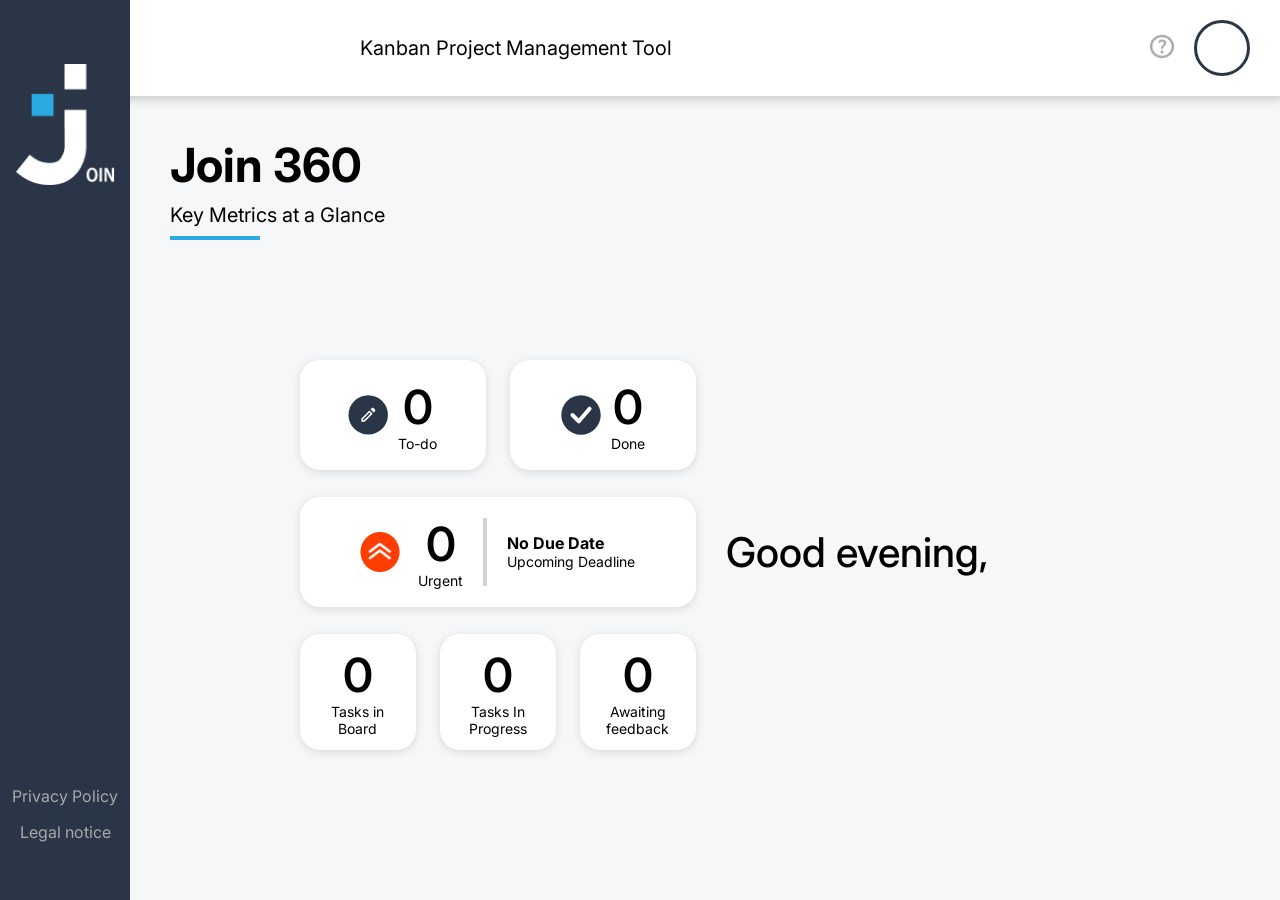
<file: summary.html>
<!DOCTYPE html>
<html lang="en">
    <head>
        <meta charset="UTF-8" />
        <meta name="viewport" content="width=device-width, initial-scale=1.0 , maximum-scale=1" />
        <link rel="icon" type="image/x-icon" href="./assets/icons/join-logo-light.png" />
        <title>Join - Summary</title>

        <script src="./script.js" defer></script>
        <script src="./scripts/summary.js"></script>
        <script src="./scripts/board.js"></script>
        <script src="./scripts/data.js"></script>
        <script src="./scripts/fetch.js"></script>
        <script src="./assets/templates/template.js"></script>

        <link rel="stylesheet" href="./style.css" />
        <link rel="stylesheet" href="./styles/header-sidebar.css" />
        <link rel="stylesheet" href="./styles/summery.css" />

        <link rel="stylesheet" href="./styles/responsive/summary-responsive.css" />
        <link rel="stylesheet" href="./styles/responsive/responsive.css" />
    </head>

    <body onload="summaryInit();markedPage('summary-link', 'activePage')" onclick="classChangeAction('user-menu', 'd-none', 'add'); classChangeAction('menu', 'menu-active', 'remove'); stopEventBubbling(event);" class="column">
        <section id="join-header"></section>

        <main class="summary-main-content">
            <div class="summary-headline-container">
                <h1 class="headline">Join 360</h1>
                Key Metrics at a Glance
                <span class="underline"></span>
            </div>

            <div class="summary-container">
                <div class="summerys-box1">
                    <div onclick="goToSummaryTask('todo')" class="summary-todo-btn">
                        <svg class="summary-icon" width="70" height="70" viewBox="0 0 70 70" fill="none" xmlns="http://www.w3.org/2000/svg">
                            <circle cx="35.3945" cy="34.8083" r="34.5" fill="#2A3647" />
                            <path d="M26.0612 44.1418H27.9279L39.4279 32.6418L37.5612 30.7751L26.0612 42.2751V44.1418ZM45.1279 30.7084L39.4612 25.1084L41.3279 23.2418C41.839 22.7307 42.4668 22.4751 43.2112 22.4751C43.9556 22.4751 44.5834 22.7307 45.0945 23.2418L46.9612 25.1084C47.4723 25.6195 47.739 26.2362 47.7612 26.9584C47.7834 27.6807 47.539 28.2973 47.0279 28.8084L45.1279 30.7084ZM43.1945 32.6751L29.0612 46.8084H23.3945V41.1418L37.5279 27.0084L43.1945 32.6751Z" fill="white" />
                        </svg>
                        <div class="summary-counter"><span class="task-count" id="task-count-todo">0</span> To-do</div>
                    </div>

                    <div onclick="goToSummaryTask('done')" class="summary-done-btn">
                        <svg class="summary-icon" width="70" height="70" viewBox="0 0 70 70" fill="none" xmlns="http://www.w3.org/2000/svg">
                            <circle cx="35" cy="35" r="34.5" fill="#2A3647" />
                            <path d="M20.0283 35.0001L31.2571 46.0662L49.9717 23.9341" stroke="white" stroke-width="7" stroke-linecap="round" stroke-linejoin="round" />
                        </svg>
                        <div class="summary-counter"><span class="task-count" id="task-count-done">0</span> Done</div>
                    </div>
                </div>

                <div class="summerys-box2">
                    <div onclick="goToSummaryTask(upcomingDeadlineScroll)" class="summary-urgent-btn">
                        <div class="urgent-count-box">
                            <img class="summary-icon" src="./assets/icons/summary-urgent.png" alt="" />
                            <div class="summary-counter"><span class="task-count" id="task-count-urgent">0</span> Urgent</div>
                        </div>
                        <span class="breakline"></span>
                        <p class="deadline"><span class="urgent-date" id="earliest-urgent-date">No Due Date</span> Upcoming Deadline</p>
                    </div>
                </div>

                <div class="summerys-box1">
                    <a href="board.html" class="summary-task-btn">
                        <div class="summary-counter">
                            <span class="task-count" id="task-count-board">0</span> Tasks in <br />
                            Board
                        </div>
                    </a>
                    <div onclick="goToSummaryTask('progress')" class="summary-task-btn">
                        <div class="summary-counter">
                            <span class="task-count" id="task-count-progress">0</span> Tasks In <br />
                            Progress
                        </div>
                    </div>
                    <div onclick="goToSummaryTask('feedback')" class="summary-task-btn">
                        <div class="summary-counter">
                            <span class="task-count" id="task-count-feedback">0</span> Awaiting <br />
                            feedback
                        </div>
                    </div>
                </div>
            </div>

            <div class="summary-greeting-container">
                <span class="greeting-time" id="greeting-time"></span>
                <span class="greeting-name" id="greeting-name"></span>
            </div>
        </main>

        <section id="join-sidebar"></section>

        <section class="mobile-greeting-animation">
            <div class="summary-greeting-mobile-container">
                <span class="greeting-time-mobile" id="greeting-time-mobile"></span>
                <span class="greeting-name-mobile" id="greeting-name-mobile"></span>
            </div>
        </section>
    </body>
</html>
</file>
<file: style.css>
@font-face {
    font-family: inter;
    src: url(./assets/fonts/Inter-VariableFont_opsz_wght.ttf);
}

:root {
    --light-blue: #29abe2;
    --darke-blue: #2a3647;
    --hover-darke-blue: #091931;
    --urgent: #ff3d00;
    --medium: #ffa800;
    --low: #7ae229;
    --story: #0038ff;
    --technical: #1fd7c1;
    --sidebar-color: #cdcdcd;
    --light-grey: #f6f7f8;
    --medium-grey: #e7e7e7;
    --dark-grey: #a8a8a8;
    --placeholder-grey: #d1d1d1;
    --white: #fff;
    --subtitle: #2a3647;
    --required: #ff8190;
    --red: #ff001f;
}

* {
    margin: 0;
    box-sizing: border-box;
    font-family: inter;
}

a{
    color: #2E7CEE;
}

html,
body {
    height: 100%;
    overflow: hidden;
    position: relative;
    background-color: rgba(42, 55, 71, 0.4);
    overflow-x: hidden;
}

.main {
    flex: 1;
    overflow-x: hidden;
    overflow-y: auto;
    background-color: var(--light-grey);
}

::-webkit-scrollbar {
    width: 10px;
}

::-webkit-scrollbar-track {
    background: #f0f0f0;
    border-radius: 10px;
}

::-webkit-scrollbar-thumb {
    background-color: #2DABE2;
    border-radius: 10px;
    border: 2px solid #f0f0f0; 
}

::-webkit-scrollbar-thumb:hover {
    background-color: #1b8bb5;
}



.content {
    padding: 25px 16px 48px 16px;
    text-wrap: wrap;
}

a {
    text-decoration: none;
}

button {
    cursor: pointer;
}

.d-flex {
    display: flex;
}

.d-none {
    display: none !important;
}

.center {
    display: flex;
    justify-content: center;
    align-items: center;
}

.column {
    display: flex;
    flex-direction: column;
}


.low {
    background-color: var(--low) !important;
    color: var(--white);
}

.medium {
    background-color: var(--medium) !important;
    color: var(--white);
}

.urgent {
    background-color: var(--urgent) !important;
    color: var(--white);
}

.user-stoty {
    background-color: #0038ff;
}

.technical-task {
    background-color: #20d7c1;
}


.bg-color-blue {
    background-color: var(--light-blue) !important;
}

.activePage {
    background-color: var(--hover-darke-blue);
}


.form-error {
    display: flex;
    width: 111%;
    justify-content: center;
    color: red;
    position: absolute;
    bottom: -20px;
}

.error-message {
    animation: error 0.5s ease;
}

@keyframes error {

    0%,
    100% {
        transform: translateX(0);
    }

    10%,
    30%,
    50%,
    70%,
    90% {
        transform: translateX(-5px);
    }

    20%,
    40%,
    60%,
    80% {
        transform: translateX(5px);
    }
}
</file>
<file: styles/login.css>
form {
    height: 100vh;
    width: 100vw;
    background-color: var(--light-grey);
}

h1 {
    font-size: 47px;
}

p {
    font-size: 16px;
}

#myCheckbox {
    border-width: 2px;
}

.logo-login {
    height: 78px;
    width: 64px;
}

.logo-login-container {
    justify-content: start;
    display: flex;
}

.logo-login-container img {
    position: absolute;
    left: 38px;
    top: 37px;
}

.login-logo-container {
    gap: 16px;
}

.gap-login-logo-content {
    gap: 68px;
    flex-direction: column;
}

.login-area {
    gap: 32px;
    background-color: var(--white);
    border-radius: 30px;
    padding: 32px 0px 32px 0px;
    box-shadow: 0px 1px 13px 6px rgba(0, 0, 0, 0.15);
}

.login-area img {
    border: none;
}

.login-underline {
    width: 88px;
    border: 2px solid;
    border-color: var(--light-blue);
    border-radius: 16px;
}

.input-data-container {
    gap: 16px;
    padding: 0px 16px 0px 16px;
}

.input-data {
    gap: 24px;
}

.input-data input {
    border: none;
    flex: 1;
    outline: none;
}

.login-remember-me {
    gap: 16px;
    padding: 0px 16px 0px 16px;
}

.login-input-area {
    width: 364px;
    height: 48px;
    border: 1px solid;
    border-radius: 10px;
    padding: 12px 21px;
    border: solid 1px var(--dark-grey);
    justify-content: space-between;
    cursor: pointer;
    position: relative;
}

.login-input-area img {
    width: 19px;
    height: 21px;
    object-fit: cover;
}

.login-input-area input {
    flex: 100;
    border: none;
    font-style: var(--dark-grey);
}

button {
    border-radius: 8px;
}

.login-buttons {
    width: 180px;
    height: 123px;
    gap: 21px;
}

.login-button {
    width: 180px;
    height: 51px;
    border: none;
}

.login-button-top {
    background-color: var(--darke-blue);
    color: var(--white);
    font-size: 16px;
    font-weight: 700;
    background-color: var(--darke-blue);
    transition: all ease-in-out 125ms;
}

.login-button-top:hover {
    background-color: var(--light-blue);
    scale: 1.1;
}

.login-button-top:active {
    scale: 0.9;
}

.login-button-bottom {
    background-color: var(--white);
    color: var(--darke-blue);
    font-size: 16px;
    font-weight: 700;
    border: solid 1px var(--dark-grey);
    border-color: var(--darke-blue);
    transition: all ease-in-out 125ms;
}

.login-button-bottom:hover {
    scale: 1.1;
    border-color: var(--light-blue);
    color: var(--light-blue);
}

.login-button-bottom:active {
    scale: 0.9;
}

.signup-button {
    border: none;
    width: 104px;
    height: 49px;
}

.font-size-20 {
    font-size: 20px;
    gap: 35px;
}

.footer-container {
    width: 246px;
    height: 35px;
    font-size: 16px;
    justify-content: space-between;
}

.footer-links {
    padding: 8px;
    gap: 8px;
}

#myCheckbox {
    cursor: pointer;
}

.red-border {
    border: 2px solid red;
}

.error-message-email {
    color: red;
    font-size: 12px;
    display: none;
    position: absolute;
    top: 113%;
    left: 32%;
}

.error-message-email.visible {
    display: block;
}

.error-message-password {
    color: red;
    font-size: 12px;
    display: none;
    position: absolute;
    top: 110%;
    left: 28%;
}

.error-message-password.visible {
    display: block;
}

.border-none {
    border: none;
}

.overlay {
    position: fixed;
    top: 0;
    left: 0;
    width: 100vw;
    height: 100vh;
    background-color: var(--darke-blue);
    z-index: 1000;
    overflow: hidden;
    animation: fadeOutOverlay 3s ease forwards;
}

@keyframes moveAndScale {
    0% {
        transform: translate(-50%, -50%) scale(1);
        top: 50%;
        left: 50%;
    }

    100% {
        transform: translate(0, 0) scale(0.64);
        top: 15px;
        left: 19px;
    }
}

@keyframes fadeOutOverlay {
    0% {
        opacity: 1;
    }

    100% {
        opacity: 0;
        pointer-events: none;
    }
}

.overlay .svg-img {
    position: absolute;
    top: 50%;
    left: 50%;
    transform: translate(-50%, -50%);
    animation: moveAndScale 1.5s ease forwards 0.2s;
}

.svg-img {
    position: absolute;
    top: 50%;
    left: 50%;
    transform: translate(-50%, -50%);
    animation: moveAndScale 1.5s ease forwards 0.2s;
}

@keyframes shake {
    0% {
        transform: translateX(0);
    }
    25% {
        transform: translateX(-5px);
    }
    50% {
        transform: translateX(5px);
    }
    75% {
        transform: translateX(-5px);
    }
    100% {
        transform: translateX(0);
    }
}

.shake {
    animation: shake 0.3s ease;
}

.content {
    padding: 0;
    height: 100%;
}

a,
a:visited {
    color: var(--dark-grey);
}

.p-relative {
    position: relative;
    gap: 20px;
}
</file>
<file: styles/responsive/login-responisve.css>
@media (max-width: 427px) {
    h1 {
        font-size: 42px;
    }

    .logo-login-container img {
        height: 60px;
        width: 48px;
        top: 16px;
        left: 20px;
    }

    .input-data-container {
        gap: 24px;
    }

    .gap-login-logo-content {
        padding-top: 64px;
        gap: 20px;
    }

    .login-area {
        height: 428px;
        width: 296px;
        gap: 24px;
        padding: 20px 0;
    }

    .login-input-area {
        width: 276px;
        height: 42px;
        padding: 13px 21px;
    }

    .login-logo-container {
        gap: 8px;
    }

    .login-input-area input {
        width: 0px;
    }

    .font-size-20 {
        font-size: 18px;
    }

    .login-button {
        width: 160px;
        height: 48px;
    }

    .login-buttons {
        gap: 16px;
    }

    @keyframes moveAndScale {
        0% {
            transform: translate(-50%, -50%) scale(1);
            top: 50%;
            left: 50%;
        }

        100% {
            transform: translate(0, 0) scale(0.3);
            top: -51px;
            left: -31px;
        }
    }

    @keyframes fadeOutOverlay {
        0% {
            opacity: 1;
        }

        100% {
            opacity: 0;
            pointer-events: none;
        }
    }

    .svg-img {
        width: 148px;
        height: 190px;
    }

    .error-message-email {
        left: 24%;
    }

    .error-message-password {
        left: 20%;
    }
}

@media (max-width:1024px) {

    #svg-image-large-content,
    #content-large {
        display: none;
    }
}


@media (min-width: 1024px) {

    #svg-image-small-content,
    #content-small {
        display: none;
    }

    h1 {
        font-size: 61px;
        font-weight: 700;
    }

    p {
        font-weight: 400;
    }

    .login-underline {
        width: 150px;
    }

    .signup-container-top {
        gap: 35px;
        position: absolute;
        top: 67px;
        right: 106px;
    }

    .gap-login-logo-content {
        gap: 148px;
    }

    .logo-login-container {
        height: 100px;
        width: 100%;
        justify-content: space-between;
        padding: 0px 112px 0 64px;
    }

    .logo-login-container img {
        position: absolute;
        top: 80px;
        left: 77px;
    }

    .logo-large-content {
        width: 100px;
        height: 122px;
    }

    .login-area {
        width: 652px;
        height: 493px;
        gap: 32px;
    }

    .login-input-area {
        width: 422px;
        height: 48px;
    }

    .input-data-container {
        gap: 32px;
    }

    .login-buttons {
        flex-direction: row;
        width: 100%;
        gap: 35px;
    }

    .login-button-top {
        width: 110px;
        height: 48px;
    }

    .login-remember-me {
        padding: 0px 16px 0px 40px;
    }

    .empty-container {
        height: 100px;
        width: 50px;
    }

    .overlay {
        background-color: var(--light-grey);
    }

    @keyframes moveAndScale {
        0% {
            transform: translate(-50%, -50%) scale(1);
            top: 50%;
            left: 50%;
        }

        100% {
            transform: translate(0, 0) scale(0.36);
            top: -28px;
            left: -10px;
        }
    }

    @keyframes fadeOutOverlay {
        0% {
            opacity: 1;
        }

        100% {
            opacity: 0;
            pointer-events: none;
        }
    }

    .svg-img {
        width: 274px;
        height: 334px;
    }

    .error-message-email {
        left: 34%;
    }

    .error-message-password {
        left: 31%;
        top: 118%;
    }
}
</file>
<file: styles/contact.css>
.contact-content {
    display: flex;
    flex: 1;
    height: 100%;
    background-color: var(--light-grey);
}

.contact-details-main-content {
    display: flex;
    flex-direction: column;
    flex: 1;
    overflow-x: hidden;
    overflow-y: auto;
    background-color: var(--light-grey);
    padding: 25px 16px 48px 16px;
    text-wrap: wrap;
    max-width: 1920px;
}

.add-new-contact-desktop-sticky {
    position: sticky;
    top: 0;
    display: flex;
    justify-content: center;
    align-items: center;
    width: 100%;
    padding: 15px;
    background-color: white;
    z-index: 1;
}

.add-new-contact-desktop-btn {
    font-size: 21px;
    font-weight: 700;
    display: flex;
    justify-content: center;
    align-items: center;
    color: white;
    width: 90%;
    height: 56px;
    border-radius: 10px;
    border: none;
    gap: 16px;
    background-color: #2a3647;
}

.add-new-contact-desktop-btn:hover {
    background-color: var(--light-blue);
    box-shadow: 2px 4px 7px 0px rgba(0, 0, 0, 0.5);
}

.add-contact-mobile-btn {
    position: absolute;
    bottom: 96px;
    right: 8px;
    width: min-content;
    padding: 8px;
    border-radius: 50%;
    background-color: var(--darke-blue);
    border: unset;
    outline: unset;
}

.contacts-container {
    gap: 16px;
    padding: 15px 30px 25px;
    height: 100%;
    width: 100%;
}

.contacts-mobile-container {
    overflow-y: auto;
    height: 100%;
}

.contacts-first-letter {
    font-size: 20px;
    font-weight: 400;
    border-bottom: solid lightgray;
    padding: 25px 50px;
    transition: all ease-in-out 125ms;
}

.contact-list {
    gap: 25px;
    width: 100%;
    min-height: 70px;
    align-items: center;
    padding: 0 30px;
    border-radius: 20px;
    cursor: pointer;
    transition: all ease-in-out 125ms;
}

.contact-list:hover {
    background-color: lightgray;
    scale: 1.1;
}

.contact-list:active {
    scale: 0.9;
    background-color: lightblue;
}

.contact-initials {
    min-height: 50px;
    min-width: 50px;
    color: white;
    text-shadow: 0px 2px 11px black;
    border-radius: 50%;
    border: solid 1px;
}

.contact-highlight {
    background-color: var(--darke-blue);
    color: white;
}

.contacts-details-desktop-container {
    padding: 70px 16px 48px 50px;
    flex: 1;
}

.contact-details-headline {
    font-size: 61px;
    font-weight: 700;
    display: flex;
    align-items: center;
    gap: 30px;
}

.details-headline {
    display: flex;
    justify-content: space-between;
}

.contact-details-breakline {
    height: 59px;
    background-color: var(--light-blue);
    width: 3px;
}

.headline-span {
    font-size: 27px;
    font-weight: 400;
}

.current-contact {
    gap: 18px;
    margin-top: 32px;
    align-items: center;
}

.subtitle-details {
    font-size: 14px;
    color: var(--subtitle);
}

.headline-text {
    gap: 8px;
}

.detail-container {
    display: flex;
    flex-direction: column;
    height: 364px;
    gap: 35px;

    animation-name: contact;
    animation-duration: 300ms;
    animation-timing-function: ease-in-out;
}

.contact-name-details {
    display: flex;
    justify-content: space-between;
    align-items: center;
    height: 120px;
    gap: 30px;
}

.name-initals {
    font-size: 47px;
    color: white;
    display: flex;
    justify-content: center;
    align-items: center;
    max-height: 120px;
    max-width: 120px;
    min-height: 120px;
    min-width: 120px;
    border-radius: 50%;
    background-color: orange;
    border: solid 2px white;
}

.name-detail {
    display: flex;
    flex-direction: column;
    justify-content: space-between;
    font-size: 47px;
    height: 88px;
    font-weight: 500;
    width: 100%;
    text-wrap: wrap;
}

.edit-details-btns {
    display: flex;
    width: 159px;
    height: 24px;
    justify-content: space-between;
}

.edit-details-btns button {
    display: flex;
    align-items: center;
    gap: 6px;
    width: 62px;
    height: 24px;
    padding: 0;
    border: none;
    background-color: unset;
    cursor: pointer;
}

.edit-details-btns button:hover {
    scale: 1.1;
}

.info-headline {
    font-size: 20px;
}

.contact-info-box {
    display: flex;
    height: 128px;
    width: 140px;
    flex-direction: column;
    gap: 15px;
}

@keyframes contact {
    0% {
        transform: translateX(100vw);
    }

    100% {
        transform: translateX(0);
    }
}

.edit-container {
    position: absolute;
    bottom: 96px;
    right: 6px;
    width: 116px;
    height: 100px;
    justify-content: space-around;
    border-radius: 16px 16px 0 16px;
    box-shadow: 0px 6px 20px -4px rgba(0, 0, 0, 0.8);
    background-color: white;
    transform: translateX(150px);
    transition: transform 0.3s ease-in-out;
}

.edit-container div {
    gap: 14px;
    height: 100%;
    align-items: center;
    width: 100%;
    border-radius: 16px;
    padding: 0 10px;
}

.edit-container div:hover {
    background-color: var(--medium-grey);
    cursor: pointer;
}

.hide-overlay {
    transform: translateY(100vh);
}

.edit-overlay-bg {
    position: absolute;
    top: 0;
    right: 0;
    bottom: 0;
    left: 0;
    display: flex;
    justify-content: center;
    align-items: center;
    padding: 10px;
    background-color: rgba(0, 0, 0, 0.3);
    transition: all ease-in-out 125ms;
    z-index: 3;
}

.edit-overlay-form {
    position: relative;
    display: flex;
    flex-direction: column;
    align-items: center;
    width: 396px;
    max-height: 650px;
    border-radius: 30px;
    overflow: hidden;
    padding-bottom: 40px;
    background-color: white;
    z-index: 1;
    box-shadow: rgba(0, 0, 0, 0.3) 2px 1px 9px 7px;
}

.close-edit {
    position: absolute;
    top: 40px;
    right: 40px;
    z-index: 1;
    cursor: pointer;
    transition: all ease-in-out 125ms;
}

.close-edit:hover {
    scale: 1.1;
}

.overlay-header {
    position: relative;
    display: flex;
    flex-direction: column;
    justify-content: center;
    align-items: center;
    height: 351px;
    width: 100%;
    background-color: var(--darke-blue);
    padding: 20px;
}

.edit-headline {
    align-self: start;
    font-size: 47px;
    color: white;
}

.blue-underline {
    display: flex;
    flex-direction: column;
    width: 90px;
    border: solid 2px var(--light-blue);
}

.edit-initals-container {
    display: flex;
    font-size: 47px;
    color: white;
    justify-content: center;
    align-items: center;
    position: absolute;
    bottom: -50px;
    border-radius: 50%;
    height: 120px;
    width: 120px;
}

.edit-initals {
    position: relative;
    width: 100%;
    height: 100%;
    display: flex;
    border-radius: 50%;
    flex-direction: column;
    border: solid 2px white;
}

.change-color {
    color: black;
    position: absolute;
    width: 75px;
    text-align: center;
    height: 35px;
    font-size: 14px;
    bottom: -38px;
    border: solid 1px var(--dark-grey);
    border-radius: 10px;
    cursor: pointer;
    transition: all ease-in-out 100ms;
}

.change-color summary {
    display: flex;
}

.change-color summary:hover {
    scale: 1.1;
}


input[type="color"] {
    -webkit-appearance: none;
    border: 2px solid #333;
    border-radius: 10px;
    width: 60px;
    height: 30px;
    border-radius: 10px;
    border: none;
    cursor: pointer;
}

input[type="color"]:hover {
    scale: 1.1;
}


.edit-form-inputs {
    padding: 80px 20px 40px;
    display: flex;
    justify-content: center;
    align-items: center;
    flex-direction: column;
    max-width: 396px;
    width: 100%;
    gap: 24px;
}

.edit-input {
    position: relative;
    display: flex;
    justify-content: center;
    align-items: center;
    border: solid 1px var(--dark-grey);
    height: 41px;
    width: 100%;
    border-radius: 10px;
    padding: 0 15px;
}

.edit-input input {
    font-size: 20px;
    border: none;
    width: 100%;
}

.edit-input input:focus {
    outline: none;
}



.edit-action-btns {
    width: 201px;
    height: 51px;
    display: flex;
    justify-content: space-between;
    align-items: center;
}

.edit-delete-btn {
    font-size: 20px;
    color: var(--darke-blue);
    width: 82px;
    height: 51px;
    border: solid 1px var(--darke-blue);
    border-radius: 10px;
    transition: all ease-in-out 125ms;
    background-color: white;
}

.edit-delete-btn:hover {
    color: var(--light-blue);
    scale: 1.1;
    border: solid 1px var(--light-blue);
}

.edit-delete-btn:active {
    scale: 0.9;
}

.edit-save-btn {
    font-size: 20px;
    color: white;
    width: 99px;
    height: 51px;
    border: solid 1px;
    border-radius: 10px;
    gap: 4px;
    background-color: var(--darke-blue);
    transition: all ease-in-out 125ms;
}

.edit-save-btn:hover {
    scale: 1.1;
    background-color: var(--light-blue);
}

.edit-save-btn:active {
    scale: 0.9;
}

.subtitle {
    font-size: 20px;
    color: var(--white);
    align-self: start;
    margin-top: 6px;
    font-weight: 200;
}

.blue-underline {
    align-self: start;
    margin-top: 12px;
}

.add-overlay-buttons {
    display: flex;
    align-items: center;
    gap: 24px;
    height: 54px;
}

.submit-btn {
    font-size: 20px;
    color: white;
    padding: 16px 8px;
    border: solid 1px;
    border-radius: 10px;
    gap: 4px;
    background-color: var(--darke-blue);
    transition: all ease-in-out 100ms;
}

.submit-btn:hover {
    background-color: var(--light-blue);
    box-shadow: 2px 4px 7px 0px rgba(0, 0, 0, 0.5);
}

.submit-btn:disabled {
    background-color: var(--light-blue);
}

.submit-btn img {
    width: 20px;
    margin-left: 4px;
}

.clear-btn-add-contact {
    width: 180px;
    height: 100%;
    font-size: 20px;
    border: unset;
    border-radius: 10px;
    gap: 4px;
    background-color: unset;
    border: 1px solid var(--dark-grey);
    transition: all ease-in-out 125ms;
}

.overlay-header-content {
    display: flex;
    flex-direction: column;
    align-items: flex-start;
}

.add-cancel-btn {
    font-size: 20px;
    width: 126px;
    height: 56px;
    border: solid 1px var(--dark-grey);
    border-radius: 10px;
    background-color: unset;
    position: absolute;
    bottom: 110px;
    right: 330px;

    transition: all ease-in-out 100ms;
}

.add-cancel-btn:hover {
    color: var(--light-blue);
    border: solid 2px var(--light-blue);
    box-shadow: 2px 4px 7px 0px rgba(0, 0, 0, 0.5);
}

.dialog {
    position: absolute;
    align-self: center;
    bottom: 0;
    transition: 125ms ease-in-out;
    transform: translateY(80px);
    background-color: var(--darke-blue);
    color: var(--white);
    padding: 16px;
    font-size: 14px;
    width: min-content;
    text-wrap: nowrap;
    border-radius: 12px;
}

.dialog-active {
    transform: translateY(-120px);
}

.delete-user-popup-bg {
    display: flex;
    justify-content: center;
    align-items: center;
    position: absolute;
    top: 0;
    right: 0;
    bottom: 0;
    left: 0;
    background-color: rgba(0, 0, 0, 0.3);
}

.delete-user-popup {
    display: flex;
    flex-direction: column;
    align-items: center;
    justify-content: center;
    gap: 40px;
    height: 300px;
    width: 300px;
    border-radius: 30px;
    background-color: white;
    padding: 20px;
    font-size: 20px;
    text-align: center;

}

.delete-popup-btns-container {
    display: flex;
    gap: 20px;
}

.delete-popup-cancel-btn {
    font-size: 16px;
    height: 50px;
    border-radius: 10px;
    width: 80px;
}

.delete-popup-yes-btn {
    font-size: 16px;
    height: 50px;
    border-radius: 10px;
    width: 150px;
    background-color: rgba(251, 61, 1, 0.5);
    transition: all ease-in-out 100ms;
}

.delete-popup-yes-btn:hover {
    background-color: rgba(251, 61, 1, 1.0);
}

.hide-overlay-desktop {
    transform: translateX(100vw);
}
</file>
<file: styles/header-sidebar.css>
.header-desktop {
    display: flex;
    justify-content: space-between;
    align-items: center;
    width: 100%;
    height: 96px;
    background-color: white;
    box-shadow: 0 1px 10px 2px rgba(0, 0, 0, 0.2);
    position: relative;
    z-index: 1;
}

.header-title {
    font-size: 20px;
    font-weight: 400;
    margin-left: 360px;
}

.help-icon {
    width: 32px;
    height: 32px;
    cursor: pointer;
    transition: all ease-in-out 125ms;
}

.help-icon:hover {
    scale: 1.1;
}

.header-initials-btn {
    color: var(--light-blue);
    font-weight: 700;
    font-size: 18px;
    display: flex;
    justify-content: center;
    align-items: center;
    height: 56px;
    width: 56px;
    border: solid 3px var(--darke-blue);
    border-radius: 50%;
    cursor: pointer;
    transition: all ease-in-out 125ms;
}

.header-initials-btn:hover {
    scale: 1.1;
    background-color: #0c2e621f;
}

.header-actions {
    display: flex;
    justify-content: space-between;
    align-items: center;
    width: 104px;
    height: 56px;
    margin-right: 30px;
}

.user-menu {
    display: flex;
    align-items: center;
    justify-content: center;
    flex-direction: column;
    position: absolute;
    width: 150px;
    height: 158px;
    bottom: -160px;
    right: 10px;
    z-index: 2;
    border: solid 1px;
    border-radius: 20px 0 20px 20px;
    background-color: var(--darke-blue);
}

.user-menu a {
    color: var(--sidebar-color);
    display: flex;
    justify-content: center;
    align-items: center;
    font-size: 16px;
    width: 130px;
    height: 46px;
    transition: all ease-in-out 125ms;
}

.user-menu a:hover {
    background-color: #3b4d66;
    scale: 1.1;
    color: white;
}

.sidebar-desktop {
    position: absolute;
    top: 0;
    left: 0;
    display: flex;
    flex-direction: column;
    justify-content: space-between;
    align-items: center;
    width: 232px;
    height: 100vh;
    background-color: var(--darke-blue);
    transition: all ease-in-out 125ms;
    z-index: 1;
}

.sidebar-logo-desktop {
    width: 100px;
    height: 121px;
    margin: 64px 0 120px 0;
}

.sidebar-nav {
    display: flex;
    flex-direction: column;
    justify-content: space-between;
    width: 100%;
    height: 229px;
    gap: 15px;
}

.nav-link-desktop {
    color: var(--sidebar-color);
    display: flex;
    align-items: center;
    padding-left: 56px;
    width: 100%;
    height: 46px;
    gap: 8px;
    cursor: pointer;
}

.nav-link-desktop:hover {
    background-color: var(--hover-darke-blue);
    color: white;
}

.nav-link-desktop img {
    width: 30px;
    height: 30px;
}

.sidebar-info {
    display: flex;
    justify-content: end;
    padding-left: 52px;
    flex-direction: column;
    height: 317px;
    width: 100%;
    margin-bottom: 50px;
}

.sidebar-info a {
    color: var(--dark-grey);
    padding: 8px;
    transition: all ease-in-out 125ms;
}

.sidebar-info a:hover {
    color: var(--light-blue);
    font-weight: bold;
}


.header-mobile {
    box-shadow: 0 1px 10px 2px rgba(0, 0, 0, 0.2);
    background-color: white;
    width: 100%;
    height: 80px;
    align-items: center;
    justify-content: space-between;
    padding: 0px 16px;
    position: relative;
    z-index: 3;
}

.logo-mobile {
    width: 32px;
    height: 39px;
}

.current-user-header {
    font-size: 20px;
    font-weight: 700;
    color: var(--light-blue);
    width: 40px;
    height: 40px;
    border: solid 2px var(--hover-darke-blue);
    border-radius: 50%;
    cursor: pointer;
}

.menu {
    position: absolute;
    top: 60px;
    right: 6px;
    transform: translateX(150px);
    transition: all 0.25s ease-in-out;
    flex-wrap: wrap;
    background-color: var(--darke-blue);
    color: var(--light-grey);
    border-radius: 16px 0px 16px 16px;
    padding: 16px;
    gap: 24px;
    z-index: 10;
}

.menu-active {
    transform: translateX(0) !important;
}

.menu a {
    color: var(--light-grey);
}

.sidebar-mobile {
    height: 80px;
    padding: 2px 16px;
    justify-content: space-between;
    background-color: var(--darke-blue);
}

.nav-link-mobile {
    width: 80px;
    color: var(--light-grey);
    border-radius: 8px;
}

.nav-link-mobile:hover {
    background-color: var(--hover-darke-blue);
}

.nav-link-mobile img {
    width: 22px;
    height: 22px;
}

.current-link {
    background-color: var(--hover-darke-blue);
}
</file>
<file: styles/responsive/responsive.css>
@media(max-width: 428px) {
    .header-mobile {
        height: 70px;
    }

    .sidebar-mobile {
        height: 70px;
    }

    .nav-link-mobile {
        scale: 0.9;
    }

}


@media(min-width: 1024px) {
    .content {
        padding: 25px 16px 48px calc(232px + 16px);
    }


}


@media screen and (min-width: 1024px) and (max-width: 1440px) {
    .sidebar-desktop {
        width: 130px;
    }

    .nav-link-desktop {
        padding: 5px 0;
        flex-direction: column;
        z-index: 1;
        height: unset;
    }

    .sidebar-nav {
        gap: 25px;
    }

    .sidebar-info {
        padding: 0;
        align-items: center;
    }

    .subtitle {
        z-index: 1;
    }

    .content {
        padding: 25px 16px 48px calc(130px + 16px);
    }

}


@media(min-width: 1440px) {
    .sidebar-desktop {
        width: 232px;
    }
}
</file>
<file: styles/responsive/contact-responsive.css>
@media (max-width:380px) {
    .contact-name-details {
        gap: 10px !important;
    }

    .name-detail {
        font-size: 25px !important;
    }

    .edit-input input {
        font-size: 18px;
    }
}


@media (max-width: 428px) {
    .contacts-container {
        padding: 0 20px;
    }

    .contact-list {
        gap: 20px;
        padding: 0 8px;
    }

    .contact-initials {
        min-height: 45px;
        min-width: 45px;
    }

    .contacts-first-letter {
        padding: 25px 35px;
    }

    .contact-list {
        scale: 0.9;
    }

    .contact-list:hover {
        scale: 1;
    }

    .overlay-header-content {
        scale: 0.9;
    }

    .contact-name-details {
        justify-content: unset;
        gap: 20px;
    }

    .name-initals {
        max-height: 80px;
        max-width: 80px;
        font-size: 27px;
        min-height: 80px;
        min-width: 80px;
    }

    .name-detail {
        font-size: 30px;
    }
}

@media screen and (min-width:428px) and (max-width: 600px) {
    .contact-name-details {
        justify-content: unset;
    }

    .name-initals {
        max-height: 100px;
        max-width: 100px;
        font-size: 37px;
        min-height: 100px;
        min-width: 100px;
    }

    .name-detail {
        font-size: 42px;
    }
}

@media screen and (max-width: 1024px) and (min-width: 428px) {
    .contact-content {
        height: calc(100vh - (80px + 80px));
    }
}

@media screen and (max-width: 1024px) and (min-width: 600px) {
    .contacts-container {
        width: 80%;
    }

    .contact-list {
        gap: 40px;
        scale: 1.1;
    }

    .contact-list:hover {
        scale: 1.2;
    }

    .contacts-first-letter {
        scale: 1.1;
    }
}

@media (max-width: 1024px) {
    .contacts-details-desktop-container {
        display: none;
    }

    .contacts-mobile-container {
        display: flex;
        justify-content: center;

    }

    .contact-content {
        overflow: auto;
        flex-direction: column;
    }

    .add-new-contact-desktop-sticky {
        display: none;
    }

    .edit-details-btns {
        display: none;
    }

    .add-cancel-btn {
        display: none;
    }

    .name-detail {
        justify-content: center;
        font-weight: 700;
    }

    .change-color {
        bottom: 5px;
        left: -80px;
    }
}

@media (min-width: 1024px) {
    .contact-content {
        overflow: auto;
        padding-left: 130px;
    }

    .contacts-mobile-container {
        box-shadow: 0 1px 10px 2px rgba(0, 0, 0, 0.2);
        max-width: 456px;
    }

    .add-contact-mobile-btn {
        display: none;
    }

    .edit-overlay-form {
        flex-direction: row;
        width: 1050px;
        padding: 0;
    }

    .edit-initals-container {
        bottom: unset;
        right: -130px;
    }

    .add-overlay-buttons {
        position: absolute;

        right: 96px;
        bottom: 105px;

        scale: 0.9;
        height: 66px;
        width: 214px;
        border: none;
    }

    .submit-btn {
        position: absolute;
        right: 80px;
        bottom: 108px;
        height: 60px;
        width: 214px;
    }

    .overlay-header {
        width: 420px;
        height: 594px;
    }

    .edit-form-inputs {
        padding: 0;
        margin-left: 170px;
    }

    .hide-overlay {
        transform: translateX(100vw);
    }

    .close-edit path {
        fill: black;
    }

    .edit-action-btns {
        position: absolute;
        right: 255px;
        bottom: 114px;
    }
}

@media (min-width: 1440px) {
    .contact-content {
        padding-left: 232px;
    }

    .contacts-mobile-container {
        width: 456px;
    }
}
</file>
<file: styles/legal.css>
.content {
    padding: 25px 16px 48px 16px;
    text-wrap: wrap;
    background-color: var(--light-grey);
    overflow: hidden;
    height: 100vh;
    display: flex;
    align-items: center;
}

.headline-back {
    display: flex;
    align-items: center;
    width: 100%;
    justify-content: space-between;
    max-width: 1016px;
}

.legal-back-icon {
    width: 24px;
    height: 24px;
    cursor: pointer;
}

.legal-back-icon:hover {
    scale: 1.1;
}

.scroll-area {
    overflow-y: auto;
}

.text-blue {
    color: var(--light-blue);
}

.help-content {
    padding: 20px 0;
    display: flex;
    flex-direction: column;
    gap: 24px;
    max-width: 1016px;
}

.how-to-use {
    display: flex;
    flex-direction: column;
    gap: 16px;
}

.solo-column::marker {
    font-size: 27px;
    font-weight: bold;
}

.headline {
    justify-content: space-between;
}

.privacy-police-content {
    display: flex;
    flex-direction: column;
    gap: 35px;
    max-width: 1016px;
}

.subtitle-container {
    display: flex;
    flex-direction: column;
    gap: 10px;
}

.headline {
    justify-content: space-between;
}

h2 {
    margin-top: 24px;
}

h3 {
    margin-top: 16px;
}

.legal-notice {
    max-width: 1016px;
}

.legal-notice ul {
    margin-top: 16px;
}

.headline {
    justify-content: space-between;
}
</file>
<file: styles/sign-up.css>
body {
    display: flex;
    align-items: center;
    justify-content: center;
    background-color: var(--light-grey);
}

form {
    height: 100vh;
    width: 100vw;
}

h1 {
    font-size: 47px;
}

.site-logo {
    position: absolute;
    top: 37px;
    left: 38px;
    width: 64px;
    height: 78px;
}

.sign-up-headline {
    display: flex;
    flex-direction: column;
    align-items: center;
    justify-content: space-between;
    width: 173px;
    font-size: 47px;
    gap: 16px;
}

.blue-underline {
    width: 88px;
    border: solid 2px var(--light-blue);
    border-radius: 3px;
}

.sign-up-form {
    position: relative;
    display: flex;
    flex-direction: column;
    align-items: center;
    height: 595px;
    width: 396px;
    padding: 32px 0;
    gap: 16px;
    gap: 30px;
    border-radius: 30px;
    box-shadow: 2px 2px 13px 5px rgba(0, 0, 0, 0.1);
    background-color: var(--white);
}

.sign-up-container {
    gap: 24px;
}

.sign-up-container img {
    object-fit: cover;
    width: 20px;
    height: 21px;
}

.sign-up-form-inputs {
    display: flex;
    justify-content: space-between;
    align-items: center;
    width: 364px;
    height: 50px;
    border: solid 1px lightgrey;
    border-radius: 10px;
    gap: 18px;
    padding: 13px 21px;
}

.sign-up-form-inputs img {
    height: 21px;
    object-fit: cover;
}

.sign-up-form-inputs input {
    font-size: 20px;
    font-weight: 400;
    width: 56px;
    height: 24px;
    flex: 1;
    border: none;
}

.sign-up-form-inputs input:focus {
    outline: none;
}

.sign-up-form-inputs input::placeholder {
    color: #d1d1d1;
}

.sign-up-btn {
    color: white;
    font-weight: 700;
    font-size: 16px;
    padding: 4px 0px;
    width: 180px;
    height: 51px;
    border-radius: 8px;
    background-color: var(--darke-blue);
    transition: all ease-in-out 125ms;
    border: unset;
}

.sign-up-btn:hover {
    background-color: var(--light-blue);
    scale: 1.1;
}

.sign-up-btn:active {
    scale: 0.9;
}

.back-btn {
    position: absolute;
    top: 64px;
    left: 50px;
    border-radius: 50%;
    transition: all ease-in-out 125ms;
}

.back-btn:hover {
    cursor: pointer;
    background-color: var(--medium-grey);
    scale: 1.1;
}

.back-btn:active {
    scale: 0.9;
}

.gap-signup-logo-content {
    gap: 68px;
    justify-content: center;
    align-items: center;
    padding-top: 194px;
}

.logo-login {
    height: 78px;
    width: 64px;
    position: absolute;
    top: 59px;
    left: 57px;
}

.logo-signup-container {
    width: 396px;
    justify-content: start;
    display: flex;
}

.checkbox-privacy-policy {
    width: 231px;
    height: 24px;
    position: relative;
}

.font-size-16 {
    font-size: 16px;
    font-weight: 400;
}

.footer-container {
    width: 246px;
    height: 35px;
    font-size: 16px;
    justify-content: space-between;
}

.overlay {
    position: absolute;
    background-color: var(--light-blue-light);
    border: 2px solid var(--light-blue);
    z-index: 999;
    animation: fadeOut 2s forwards;
    flex: 1;
}

.error-message-name {
    color: var(--red);
    font-size: 12px;
    position: absolute;
    top: 19.5%;
    left: 31%;
    display: none;
}

.error-message-name.visible {
    display: block !important;
}

.error-message-email {
    color: var(--red);
    font-size: 12px;
    position: absolute;
    top: 47%;
    left: 0%;
    width: 100%;
    text-align: center;
    display: none;
}

.error-message-email.visible {
    display: block !important;
}

.error-message-password {
    color: var(--red);
    font-size: 12px;
    position: absolute;
    top: 73.5%;
    left: 29%;
    display: none;
}

.error-message-password.visible {
    display: block !important;
}

.error-message-conf-password {
    color: var(--red);
    font-size: 12px;
    position: absolute;
    top: 101.5%;
    left: 14%;

    display: none;
}

.error-message-conf-password.visible {
    display: block !important;
}

.error-message-checkbox {
    color: var(--red);
    font-size: 12px;
    position: absolute;
    top: 120%;
    left: -5px;
    right: -14px;
    display: none;
}

.error-message-checkbox.visible {
    display: block;
}

.red-border {
    border: 1px solid var(--red);
}

.dialog {
    position: fixed;
    bottom: -100px;
    left: 50%;
    transform: translateX(-50%);
    background-color: var(--darke-blue);
    color: var(--white);
    padding: 16px 32px;
    font-size: 16px;
    border-radius: 12px;
    opacity: 0;
    pointer-events: none;
    z-index: 1000;
    transition: all 0.3s ease-in-out;
}

.dialog-active {
    bottom: 100px;
    opacity: 1;
    pointer-events: all;
}


@keyframes fadeDialog {
    0% {
        opacity: 0;
        bottom: -100px;
    }

    30% {
        opacity: 1;
        bottom: 100px;
    }

    70% {
        opacity: 1;
        bottom: 100px;
    }

    100% {
        opacity: 0;
        bottom: -100px;
    }
}

.dialog.dialog-active {
    animation: fadeDialog 2s ease-in-out forwards;
}

.form-inputs-container {
    gap: 24px;
    position: relative;
}

.height {
    height: 78px;
}

@keyframes shake {
    0% {
        transform: translateX(0);
    }

    25% {
        transform: translateX(-5px);
    }

    50% {
        transform: translateX(5px);
    }

    75% {
        transform: translateX(-5px);
    }

    100% {
        transform: translateX(0);
    }
}

.shake {
    animation: shake 0.3s ease;
}

.content {
    padding: 0;
}

.link,
.link:visited {
    color: var(--light-blue);
}

a,
a:visited {
    color: var(--dark-grey);
}
</file>
<file: styles/responsive/signup-responsive.css>
@media (max-width: 640px) {
    h1 {
        font-size: 42px;
    }

    .sign-up-form {
        height: 504px;
        width: 296px;
        padding: 16px 0;
        gap: 24px;
    }

    .back-btn {
        top: 32px;
        left: 24px;
    }

    .sign-up-headline {
        gap: 8px;
    }

    .logo-login {
        height: 60px;
        width: 48px;
        top: 16px;
        left: 20px;
    }

    .sign-up-form-inputs {
        width: 276px;
        height: 42px;
    }

    .sign-up-form-inputs input {
        font-size: 18px;
    }

    .gap-signup-logo-content {
        gap: 12px;
        padding-top: 64px;
    }

    .footer-container {
        padding-top: 32px;
    }

    .error-message-checkbox {
        left: -3px;
        right: -99px;
    }

    .error-message-name {
        left: 26%;
    }

    .error-message-password {
        left: 23%;
    }

    .error-message-conf-password {
        left: 2%;
    }
}

@media (min-width: 1024px) {
    .logo-login {
        top: 59px;
        left: 57px;
        width: 82px;
        height: 100px;
    }
}

@media (min-width: 1440px) {
    .logo-login {
        width: 100px;
        height: 122px;
        top: 80px;
        left: 77px;
    }

    .sign-up-form {
        width: 598px;
        height: 630px;
    }

    .sign-up-form-inputs {
        width: 422px;
        height: 48px;
    }

    .sign-up-btn {
        width: 126px;
        height: 55px;
    }

    .gap-signup-logo-content {
        gap: 60px;
    }

    .error-message-checkbox {
        left: -4px;
    }

    .error-message-name {
        left: 35%;
    }

    .error-message-email {
        left: 35%;
    }

    .error-message-password {
        left: 32.5%;
    }

    .error-message-conf-password {
        left: 19%;
    }
}
</file>
<file: styles/summery.css>
.summary-main-content {
    display: flex;
    flex: 1;
    overflow-x: hidden;
    overflow-y: auto;
    background-color: var(--light-grey);
    padding: 25px 16px 48px 16px;
    text-wrap: wrap;
    position: relative;
    justify-content: center;
    align-items: center;
    margin-left: 130px;
}

.summary-headline-container {
    font-size: 20px;
    display: flex;
    flex-direction: column;
    justify-content: space-between;
    align-self: start;
    position: absolute;
    left: 0;
    top: 0;
    width: 223px;
    height: 104px;
    transition: all ease-in-out 125ms;

    animation-name: summary-1;
    animation-duration: 300ms;
}

.headline {
    font-size: 47px;
}

.underline {
    width: 90px;
    border: solid 2px var(--light-blue);
}

.summary-container {
    display: flex;
    flex-direction: column;
    justify-content: space-between;
    max-width: 396px;
    width: 100%;
    max-height: 384px;
    height: 100%;
    margin-top: 130px;
    gap: 8px;
}

.summerys-box1 {
    display: flex;
    justify-content: space-between;
    max-width: 396px;
    width: 100%;
    max-height: 110px;
    height: 100%;
    gap: 8px;
    transition: all ease-in-out 125ms;

    animation-name: summary-2;
    animation-duration: 300ms;
}

.summerys-box2 {
    display: flex;
    justify-content: space-between;
    max-width: 396px;
    width: 100%;
    max-height: 110px;
    height: 100%;
    gap: 8px;
    transition: all ease-in-out 125ms;

    animation-name: summary-1;
    animation-duration: 300ms;
}

.summary-todo-btn {
    color: black;
    display: flex;
    gap: 10px;
    justify-content: center;
    align-items: center;
    max-width: 186px;
    width: 100%;
    height: 110px;
    border-radius: 20px;
    cursor: pointer;
    transition: all ease-in-out 125ms;
    background-color: white;
    box-shadow: rgba(99, 99, 99, 0.2) 0px 2px 8px 0px;
}

.summary-todo-btn:hover {
    scale: 1.1;
    color: white;
    background-color: var(--darke-blue);
}

.summary-todo-btn:hover circle {
    fill: white;
}

.summary-todo-btn:hover path {
    fill: #2a3647;
}

.summary-done-btn {
    color: black;
    display: flex;
    gap: 10px;
    justify-content: center;
    align-items: center;
    max-width: 186px;
    width: 100%;
    height: 110px;
    border-radius: 20px;
    cursor: pointer;
    transition: all ease-in-out 125ms;
    background-color: white;
    box-shadow: rgba(99, 99, 99, 0.2) 0px 2px 8px 0px;
}

.summary-done-btn:hover {
    scale: 1.1;
    color: white;
    background-color: var(--darke-blue);
}

.summary-done-btn:hover circle {
    fill: white;
}

.summary-done-btn:hover path {
    stroke: #2a3647;
}

.summary-todo-btn:active {
    scale: 0.9;
    color: white;
    background-color: var(--light-blue);
}

.summary-counter {
    font-size: 14px;
    text-align: center;
    display: flex;
    align-items: center;
    flex-direction: column;
}

.task-count {
    font-size: 47px;
    font-weight: 600;
}

.summary-urgent-btn {
    color: black;
    display: flex;
    justify-content: center;
    align-items: center;
    width: 396px;
    height: 110px;
    gap: 20px;
    border-radius: 20px;
    transition: all ease-in-out 125ms;
    cursor: pointer;
    background-color: white;
    box-shadow: rgba(99, 99, 99, 0.2) 0px 2px 8px 0px;
}

.summary-urgent-btn:hover {
    scale: 1.1;
    color: white;
    background-color: var(--darke-blue);
}

.summary-urgent-btn:active {
    scale: 0.9;
    color: white;
    background-color: var(--light-blue);
}

.urgent-count-box {
    display: flex;
    gap: 18px;
    align-items: center;
    justify-content: space-between;
}

.summary-icon {
    width: 40px;
    height: 40px;
}

.breakline {
    height: 68px;
    border: solid 2px lightgray;
}

.deadline {
    font-size: 14px;
    display: flex;
    flex-direction: column;
}

.urgent-date {
    font-size: 16px;
    font-weight: 700;
}

.summary-task-btn {
    color: black;
    display: flex;
    justify-content: center;
    align-items: center;
    width: 116px;
    height: 116px;
    border-radius: 20px;
    transition: all ease-in-out 125ms;
    cursor: pointer;
    background-color: white;
    box-shadow: rgba(99, 99, 99, 0.2) 0px 2px 8px 0px;
}

.summary-task-btn:hover {
    scale: 1.1;
    color: white;
    background-color: var(--darke-blue);
}

.summary-task-btn:active {
    scale: 0.9;
    color: white;
    background-color: var(--light-blue);
}

.summary-greeting-container {
    display: none;
    flex-direction: column;
    justify-content: center;
    width: 385px;
    height: 136px;
    margin-top: 130px;
    margin-left: 80px;

    animation-name: summary-3;
    animation-duration: 300ms;
}

.greeting-time {
    font-size: 47px;
    font-weight: 500;
    transition: all ease-in-out 125ms;
}

.greeting-name {
    color: var(--light-blue);
    font-size: 64px;
    font-weight: 700;
    transition: all ease-in-out 125ms;
}

.mobile-greeting-animation {
    display: flex;
    justify-content: center;
    align-items: center;
    position: absolute;
    top: 0;
    right: 0;
    bottom: 0;
    left: 0;
    background-color: white;
    z-index: 3;

    animation-name: fadeOut;
    animation-duration: 3s;
    animation-iteration-count: 1;
    animation-fill-mode: forwards;
}

.summary-greeting-mobile-container {
    display: flex;
    flex-direction: column;
    z-index: 1;

    animation-name: greeting-mobile;
    animation-duration: 2s;
    animation-iteration-count: 1;
    animation-fill-mode: forwards;
}

.greeting-time-mobile {
    font-size: 36px;
    font-weight: 500;
    transition: all ease-in-out 125ms;
}

.greeting-name-mobile {
    color: var(--light-blue);
    font-size: 50px;
    font-weight: 700;
    transition: all ease-in-out 125ms;
}

@keyframes summary-1 {
    from {
        transform: translateX(100vw);
    }

    to {
        transform: translateX();
    }
}

@keyframes summary-2 {
    from {
        transform: translateX(-100vw);
    }

    to {
        transform: translateX();
    }
}

@keyframes summary-3 {
    from {
        scale: 0.1;
    }

    to {
        scale: 1;
    }
}


@keyframes fadeOut {
    0% {
        opacity: 1;
    }

    25% {
        opacity: 1;
    }

    50% {
        opacity: 1;
    }

    75% {
        opacity: 1;
    }

    100% {
        opacity: 0;
        display: none;
    }
}

@keyframes greeting-mobile {
    0% {
        scale: 0.6;
        opacity: 0;
    }

    25% {
        opacity: 1;
    }

    50% {
        opacity: 1;
    }

    75% {
        opacity: 1;
    }

    100% {
        scale: 1.1;
        opacity: 1;
    }
}
</file>
<file: styles/responsive/summary-responsive.css>
@media(max-width: 428px) {
    .headline {
        font-size: 40px;
    }

    .summary-headline-container {
        font-size: 16px;
        padding-bottom: 10px;
        left: 20px;
        top: 10px;
    }

    .underline {
        width: 84px;
    }

    .summary-icon {
        width: 38px;
        height: 38px;
    }

    .task-count {
        font-size: 40px;
    }

    .summary-counter {
        font-size: 14px;
    }

    .summary-urgent-btn {
        gap: 14px;
    }


}



@media screen and (max-width: 600px) and (min-width: 428px) {
    .summary-headline-container {
        left: 30px;
        top: 30px;
    }

    .greeting-time-mobile {
        font-size: 47px;
    }

    .greeting-name-mobile {
        font-size: 60px;
    }
}

@media screen and (max-width: 1024px) and (min-width: 600px) {
    .summary-headline-container {
        left: 30px;
        top: 30px;

    }

    .greeting-time-mobile {
        font-size: 47px;
    }

    .greeting-name-mobile {
        font-size: 64px;
    }
}

@media(max-width: 1024px){
    .summary-main-content {
        margin-left: 0;
    }
}


@media(min-width: 1024px) {
   
    .summary-headline-container {
        left: 40px;
        top: 40px;
    }

    .summary-greeting-container {
        display: flex;
        margin-left: 30px;
    }

    .summary-content {
        justify-content: space-around;
    }

    .greeting-name {
        font-size: 58px;
    }

    .greeting-time {
        font-size: 41px;
    }

    .mobile-greeting-animation {
        display: none;
    }


}

@media(min-width: 1440px) {
    .summary-content {
        justify-content: space-around;
    }

    .summary-headline-container {
        left: 100px;
    }

    .summary-greeting-container {
        display: flex;
        margin-left: 80px;
    }

    .greeting-name {
        font-size: 64px;
    }

    .greeting-time {
        font-size: 47px;
    }

    .summary-main-content {
        margin-left: 232px;
    }
}
</file>
